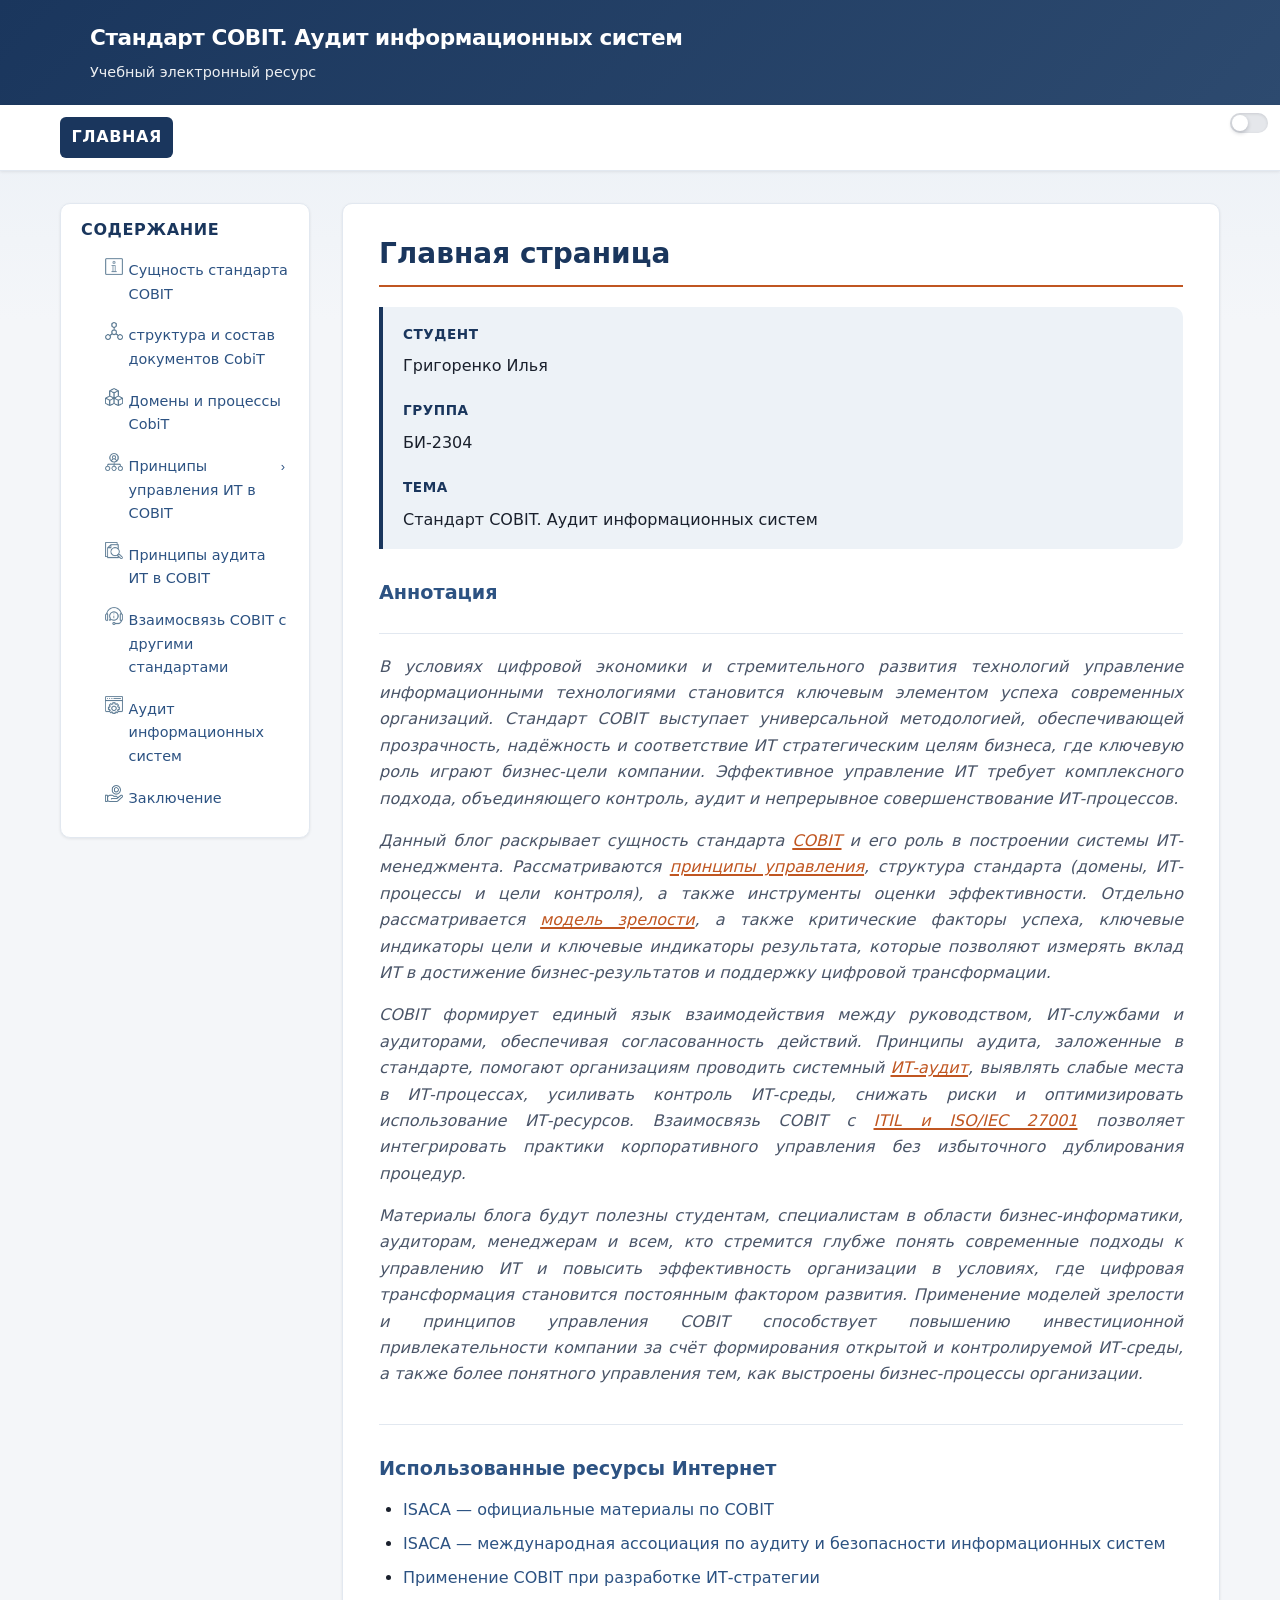
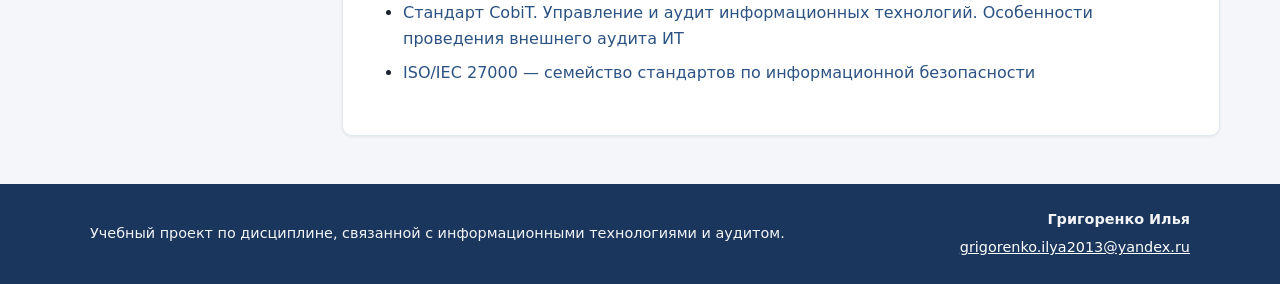
<file: index.html>
<!DOCTYPE html>
<html lang="ru">
<head>
  <meta charset="utf-8">
  <meta name="viewport" content="width=device-width, initial-scale=1">
  <title>Стандарт COBIT. Аудит информационных систем</title>
  <meta name="description" content="Учебный сайт: стандарт COBIT, аудит информационных систем.">
  <link rel="stylesheet" href="style.css">
</head>
<body>
  <header class="site-header">
    <div class="site-header__inner">
      <h1 class="site-title">Стандарт COBIT. Аудит информационных систем</h1>
      <p class="site-subtitle">Учебный электронный ресурс</p>
    </div>
  </header>

  <nav class="nav-main" aria-label="Основная навигация">
    <ul class="nav-main__list nav-main__list--single">
      <li class="nav-home"><a href="index.html" aria-current="page">Главная</a></li>
    </ul>
    <div class="theme-toggle-wrap">
      <button class="theme-toggle" type="button" role="switch" data-theme-toggle aria-checked="false" aria-label="Переключить тему">
        <span class="visually-hidden">Переключение темы</span>
      </button>
    </div>
  </nav>

  <main class="main-content">
    <aside class="sidebar" aria-label="Содержание">
      <nav class="toc" aria-label="Содержание разделов">
        <h2>Содержание</h2>
        <ol>
          <li><img src="images/1.png" alt=""> <a href="page1.html">Сущность стандарта COBIT</a></li>
          <li><img src="images/2.png" alt=""> <a href="page2.html">структура и состав документов CobiT</a></li>
          <li><img src="images/3.png" alt=""> <a href="page3.html">Домены и процессы CobiT</a></li>
          <li class="toc-parent">
            <img src="images/4.png" alt="">
            <a href="page4.html">Принципы управления ИТ в COBIT</a>
            <button class="toc-toggle" aria-label="Развернуть подменю">›</button>
            <ol class="toc-submenu">
              <li><img src="images/5.png" alt=""> <a href="page5.html">Модели зрелости</a></li>
              <li><img src="images/6.png" alt=""> <a href="page6.html">Критические факторы успеха и ключевые показатели</a></li>
            </ol>
          </li>
          <li><img src="images/7.png" alt=""> <a href="page7.html">Принципы аудита ИТ в COBIT</a></li>
          <li><img src="images/8.png" alt=""> <a href="page8.html">Взаимосвязь COBIT с другими стандартами</a></li>
          <li><img src="images/9.png" alt=""> <a href="page9.html">Аудит информационных систем</a></li>
          <li><img src="images/10.png" alt=""> <a href="page10.html">Заключение</a></li>
        </ol>
      </nav>
    </aside>
    <article class="article-block">
      <h1>Главная страница</h1>
      <div class="meta-card">
        <dl>
          <dt>Студент</dt>
          <dd>Григоренко Илья</dd>
          <dt>Группа</dt>
          <dd>БИ-2304</dd>
          <dt>Тема</dt>
          <dd>Стандарт COBIT. Аудит информационных систем</dd>
        </dl>
      </div>
      <h2>Аннотация</h2>
      <div class="abstract">
        <p>В условиях цифровой экономики и стремительного развития технологий управление информационными технологиями становится ключевым элементом успеха современных организаций. Стандарт COBIT выступает универсальной методологией, обеспечивающей прозрачность, надёжность и соответствие ИТ стратегическим целям бизнеса, где ключевую роль играют бизнес-цели компании. Эффективное управление ИТ требует комплексного подхода, объединяющего контроль, аудит и непрерывное совершенствование ИТ-процессов.</p>
        <p>Данный блог раскрывает сущность стандарта <a href="page1.html">COBIT</a> и его роль в построении системы ИТ-менеджмента. Рассматриваются <a href="page4.html">принципы управления</a>, структура стандарта (домены, ИТ-процессы и цели контроля), а также инструменты оценки эффективности. Отдельно рассматривается <a href="page5.html">модель зрелости</a>, а также критические факторы успеха, ключевые индикаторы цели и ключевые индикаторы результата, которые позволяют измерять вклад ИТ в достижение бизнес-результатов и поддержку цифровой трансформации.</p>
        <p>COBIT формирует единый язык взаимодействия между руководством, ИТ-службами и аудиторами, обеспечивая согласованность действий. Принципы аудита, заложенные в стандарте, помогают организациям проводить системный <a href="page9.html">ИТ-аудит</a>, выявлять слабые места в ИТ-процессах, усиливать контроль ИТ-среды, снижать риски и оптимизировать использование ИТ-ресурсов. Взаимосвязь COBIT с <a href="page8.html">ITIL и ISO/IEC 27001</a> позволяет интегрировать практики корпоративного управления без избыточного дублирования процедур.</p>
        <p>Материалы блога будут полезны студентам, специалистам в области бизнес-информатики, аудиторам, менеджерам и всем, кто стремится глубже понять современные подходы к управлению ИТ и повысить эффективность организации в условиях, где цифровая трансформация становится постоянным фактором развития. Применение моделей зрелости и принципов управления COBIT способствует повышению инвестиционной привлекательности компании за счёт формирования открытой и контролируемой ИТ-среды, а также более понятного управления тем, как выстроены бизнес-процессы организации.</p>
      </div>
      <h2>Использованные ресурсы Интернет</h2>
      <div class="resources">
        <ul>
          <li><a href="https://www.isaca.org/resources/cobit" rel="noopener noreferrer">ISACA — официальные материалы по COBIT</a></li>
          <li><a href="https://www.isaca.org/" rel="noopener noreferrer">ISACA — международная ассоциация по аудиту и безопасности информационных систем</a></li>
          <li><a href="https://habr.com/ru/articles/501222/" rel="noopener noreferrer">Применение COBIT при разработке ИТ-стратегии</a></li>
          <li><a href="https://www.jetinfo.ru/standart-cobit-upravlenie-i-audit-informaczionnyh-tehnologij-osobennosti-provedeniya-vneshnego-audita-it/" rel="noopener noreferrer">Стандарт CobiT. Управление и аудит информационных технологий. Особенности проведения внешнего аудита ИТ</a></li>
          <li><a href="https://www.iso.org/standard/isoiec-27000-family" rel="noopener noreferrer">ISO/IEC 27000 — семейство стандартов по информационной безопасности</a></li>
        </ul>
      </div>
    </article>
  </main>
  <footer class="site-footer">
    <div class="site-footer__inner">
      <p>Учебный проект по дисциплине, связанной с информационными технологиями и аудитом.</p>
      <div class="author-badge">
        <strong>Григоренко Илья</strong>
        <a href="mailto:grigorenko.ilya2013@yandex.ru">grigorenko.ilya2013@yandex.ru</a>
      </div>
    </div>
  </footer>
  <script src="script.js"></script>
</body>
</html>
</file>
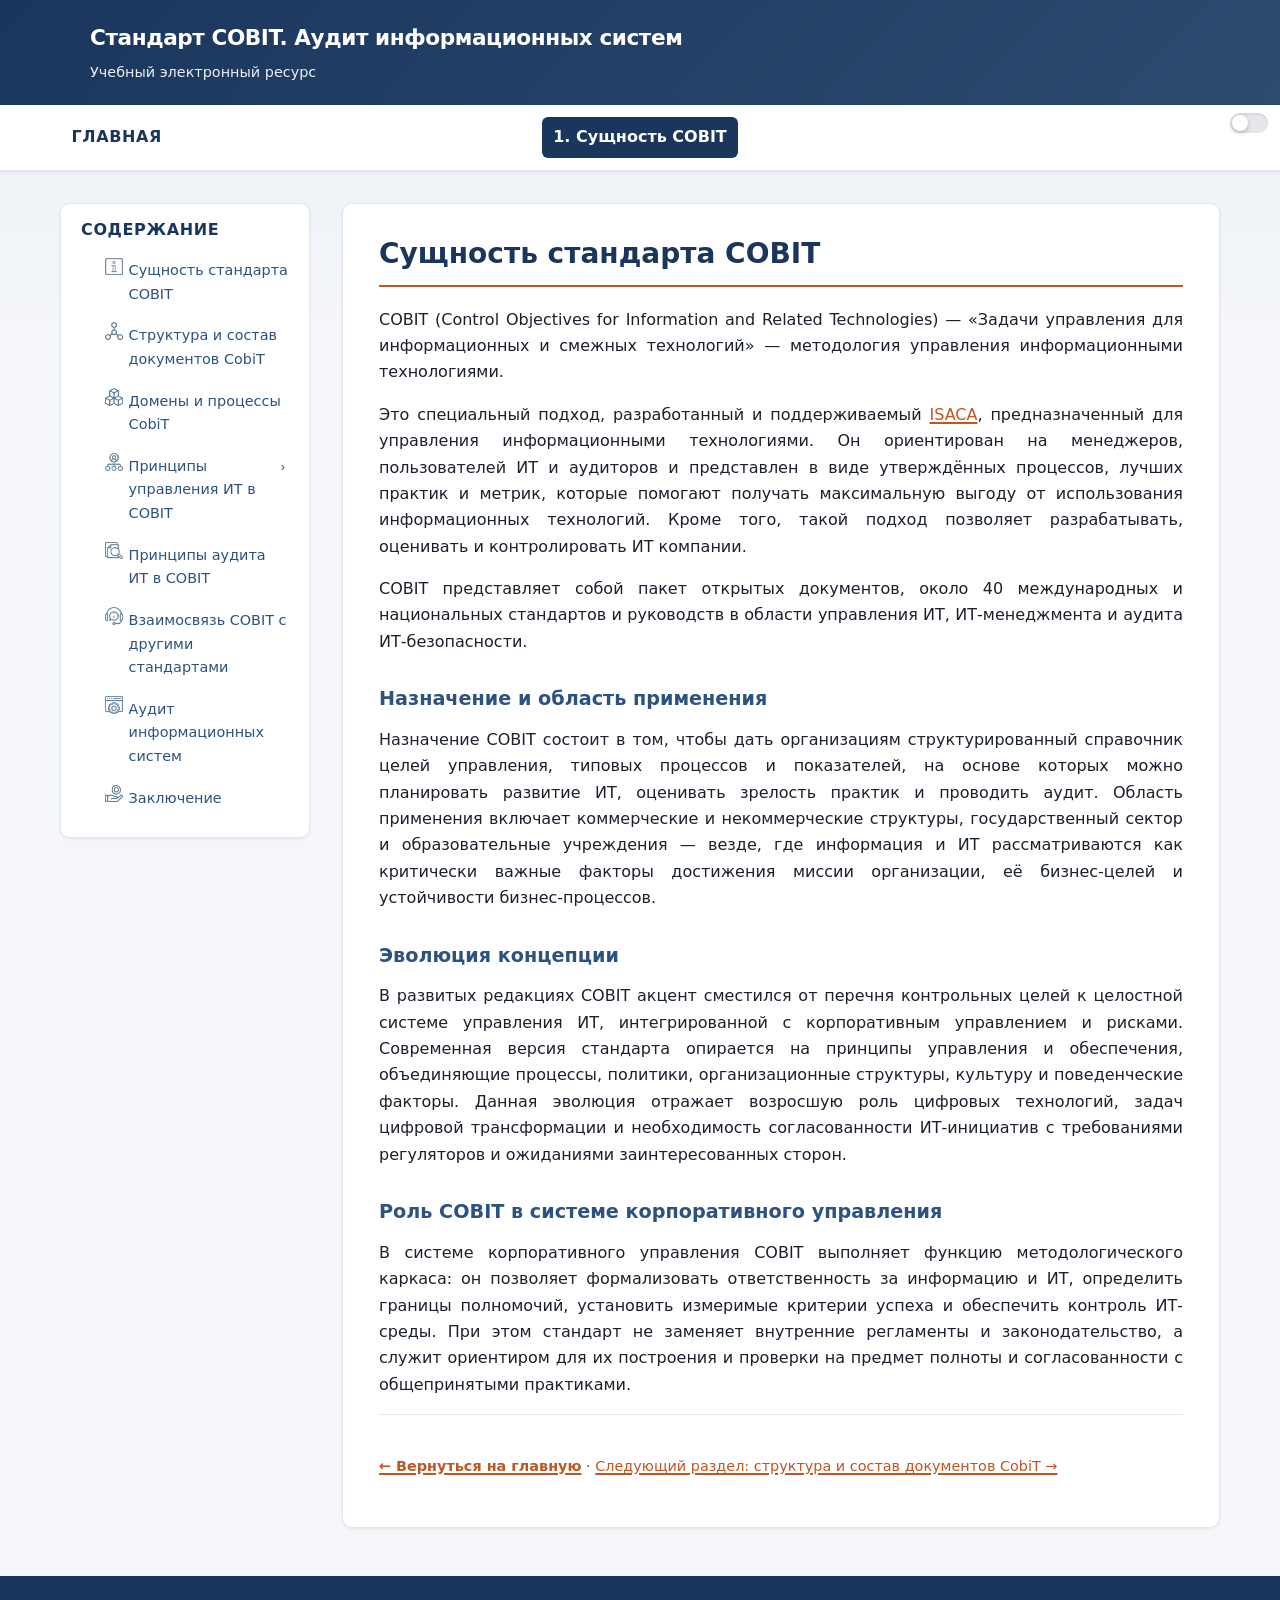
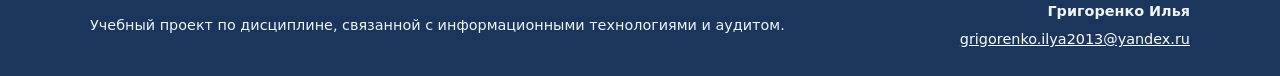
<file: page1.html>
<!DOCTYPE html>
<html lang="ru">
<head>
  <meta charset="utf-8">
  <meta name="viewport" content="width=device-width, initial-scale=1">
  <title>Сущность стандарта COBIT</title>
  <meta name="description" content="Определение, назначение и роль стандарта COBIT в управлении и аудите ИТ.">
  <link rel="stylesheet" href="style.css">
</head>
<body>
  <header class="site-header">
    <div class="site-header__inner">
      <h1 class="site-title">Стандарт COBIT. Аудит информационных систем</h1>
      <p class="site-subtitle">Учебный электронный ресурс</p>
    </div>
  </header>

  <nav class="nav-main" aria-label="Основная навигация">
    <ul class="nav-main__list">
      <li class="nav-home"><a href="index.html">Главная</a></li>
      <li><a href="page1.html" aria-current="page">1. Сущность COBIT</a></li>
    </ul>
    <div class="theme-toggle-wrap">
      <button class="theme-toggle" type="button" role="switch" data-theme-toggle aria-checked="false" aria-label="Переключить тему">
        <span class="visually-hidden">Переключение темы</span>
      </button>
    </div>
  </nav>

  <main class="main-content">
    <aside class="sidebar" aria-label="Содержание">
      <nav class="toc" aria-label="Содержание разделов">
        <h2>Содержание</h2>
        <ol>
          <li><img src="images/1.png" alt=""> <a href="page1.html">Сущность стандарта COBIT</a></li>
          <li><img src="images/2.png" alt=""> <a href="page2.html">Структура и состав документов CobiT</a></li>
          <li><img src="images/3.png" alt=""> <a href="page3.html">Домены и процессы CobiT</a></li>
          <li class="toc-parent">
            <img src="images/4.png" alt="">
            <a href="page4.html">Принципы управления ИТ в COBIT</a>
            <button class="toc-toggle" aria-label="Развернуть подменю">›</button>
            <ol class="toc-submenu">
              <li><img src="images/5.png" alt=""> <a href="page5.html">Модели зрелости</a></li>
              <li><img src="images/6.png" alt=""> <a href="page6.html">Критические факторы успеха и ключевые показатели</a></li>
            </ol>
          </li>
          <li><img src="images/7.png" alt=""> <a href="page7.html">Принципы аудита ИТ в COBIT</a></li>
          <li><img src="images/8.png" alt=""> <a href="page8.html">Взаимосвязь COBIT с другими стандартами</a></li>
          <li><img src="images/9.png" alt=""> <a href="page9.html">Аудит информационных систем</a></li>
          <li><img src="images/10.png" alt=""> <a href="page10.html">Заключение</a></li>
        </ol>
      </nav>
    </aside>
    <article class="article-block">
      <h1>Сущность стандарта COBIT</h1>
      <p>COBIT (Control Objectives for Information and Related Technologies) — «Задачи управления для информационных и смежных технологий» — методология управления информационными технологиями.</p>
      <p>Это специальный подход, разработанный и поддерживаемый <a href="https://www.isaca.org/" rel="noopener noreferrer">ISACA</a>, предназначенный для управления информационными технологиями. Он ориентирован на менеджеров, пользователей ИТ и аудиторов и представлен в виде утверждённых процессов, лучших практик и метрик, которые помогают получать максимальную выгоду от использования информационных технологий. Кроме того, такой подход позволяет разрабатывать, оценивать и контролировать ИТ компании.</p>
      <p>COBIT представляет собой пакет открытых документов, около 40 международных и национальных стандартов и руководств в области управления ИТ, ИТ-менеджмента и аудита ИТ-безопасности.</p>
      <h2>Назначение и область применения</h2>
      <p>Назначение COBIT состоит в том, чтобы дать организациям структурированный справочник целей управления, типовых процессов и показателей, на основе которых можно планировать развитие ИТ, оценивать зрелость практик и проводить аудит. Область применения включает коммерческие и некоммерческие структуры, государственный сектор и образовательные учреждения — везде, где информация и ИТ рассматриваются как критически важные факторы достижения миссии организации, её бизнес-целей и устойчивости бизнес-процессов.</p>
      <h2>Эволюция концепции</h2>
      <p>В развитых редакциях COBIT акцент сместился от перечня контрольных целей к целостной системе управления ИТ, интегрированной с корпоративным управлением и рисками. Современная версия стандарта опирается на принципы управления и обеспечения, объединяющие процессы, политики, организационные структуры, культуру и поведенческие факторы. Данная эволюция отражает возросшую роль цифровых технологий, задач цифровой трансформации и необходимость согласованности ИТ-инициатив с требованиями регуляторов и ожиданиями заинтересованных сторон.</p>
      <h2>Роль COBIT в системе корпоративного управления</h2>
      <p>В системе корпоративного управления COBIT выполняет функцию методологического каркаса: он позволяет формализовать ответственность за информацию и ИТ, определить границы полномочий, установить измеримые критерии успеха и обеспечить контроль ИТ-среды. При этом стандарт не заменяет внутренние регламенты и законодательство, а служит ориентиром для их построения и проверки на предмет полноты и согласованности с общепринятыми практиками.</p>
      <p class="page-footer-note"><a class="back-link" href="index.html">← Вернуться на главную</a> · <a href="page2.html">Следующий раздел: структура и состав документов CobiT →</a></p>
    </article>
  </main>
  <footer class="site-footer">
    <div class="site-footer__inner">
      <p>Учебный проект по дисциплине, связанной с информационными технологиями и аудитом.</p>
      <div class="author-badge">
        <strong>Григоренко Илья</strong>
        <a href="mailto:grigorenko.ilya2013@yandex.ru">grigorenko.ilya2013@yandex.ru</a>
      </div>
    </div>
  </footer>
  <script src="script.js"></script>
</body>
</html>
</file>
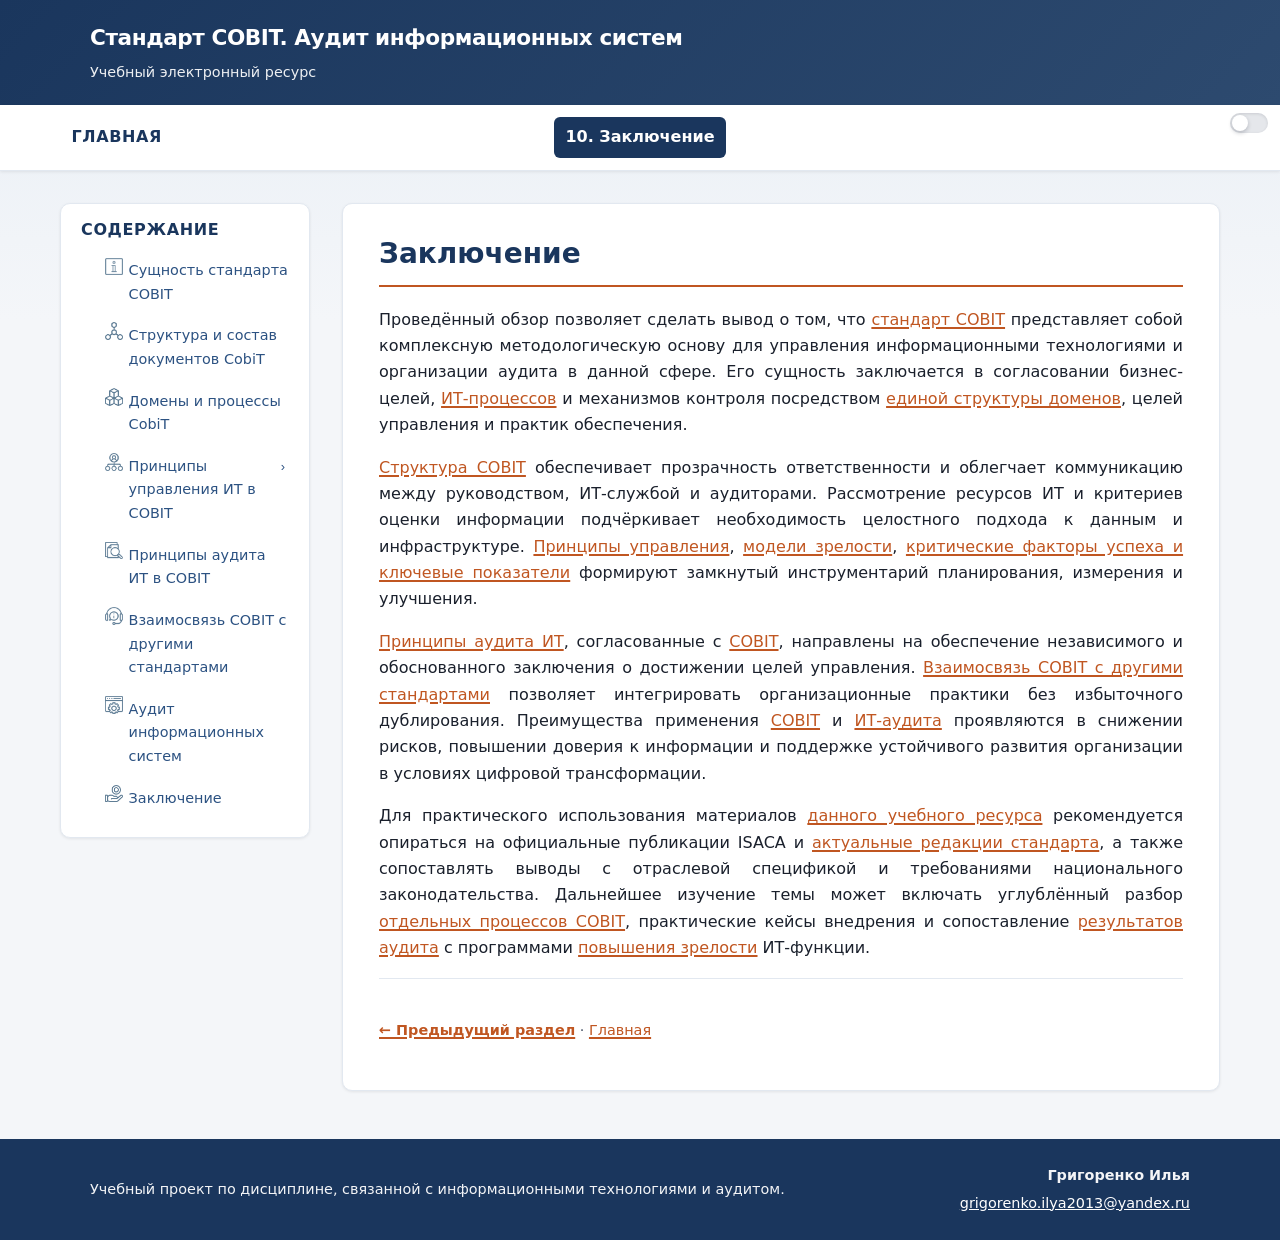
<file: page10.html>
<!DOCTYPE html>
<html lang="ru">
<head>
  <meta charset="utf-8">
  <meta name="viewport" content="width=device-width, initial-scale=1">
  <title>Заключение</title>
  <meta name="description" content="Итоги обзора COBIT: управление ИТ, аудит, связь со стандартами и рекомендации по изучению.">
  <link rel="stylesheet" href="style.css">
</head>
<body>
  <header class="site-header">
    <div class="site-header__inner">
      <h1 class="site-title">Стандарт COBIT. Аудит информационных систем</h1>
      <p class="site-subtitle">Учебный электронный ресурс</p>
    </div>
  </header>

  <nav class="nav-main" aria-label="Основная навигация">
    <ul class="nav-main__list">
      <li class="nav-home"><a href="index.html">Главная</a></li>
      <li><a href="page10.html" aria-current="page">10. Заключение</a></li>
    </ul>
    <div class="theme-toggle-wrap">
      <button class="theme-toggle" type="button" role="switch" data-theme-toggle aria-checked="false" aria-label="Переключить тему">
        <span class="visually-hidden">Переключение темы</span>
      </button>
    </div>
  </nav>

  <main class="main-content">
    <aside class="sidebar" aria-label="Содержание">
      <nav class="toc" aria-label="Содержание разделов">
        <h2>Содержание</h2>
        <ol>
          <li><img src="images/1.png" alt=""> <a href="page1.html">Сущность стандарта COBIT</a></li>
          <li><img src="images/2.png" alt=""> <a href="page2.html">Структура и состав документов CobiT</a></li>
          <li><img src="images/3.png" alt=""> <a href="page3.html">Домены и процессы CobiT</a></li>
          <li class="toc-parent">
            <img src="images/4.png" alt="">
            <a href="page4.html">Принципы управления ИТ в COBIT</a>
            <button class="toc-toggle" aria-label="Развернуть подменю">›</button>
            <ol class="toc-submenu">
              <li><img src="images/5.png" alt=""> <a href="page5.html">Модели зрелости</a></li>
              <li><img src="images/6.png" alt=""> <a href="page6.html">Критические факторы успеха и ключевые показатели</a></li>
            </ol>
          </li>
          <li><img src="images/7.png" alt=""> <a href="page7.html">Принципы аудита ИТ в COBIT</a></li>
          <li><img src="images/8.png" alt=""> <a href="page8.html">Взаимосвязь COBIT с другими стандартами</a></li>
          <li><img src="images/9.png" alt=""> <a href="page9.html">Аудит информационных систем</a></li>
          <li><img src="images/10.png" alt=""> <a href="page10.html">Заключение</a></li>
        </ol>
      </nav>
    </aside>
    <article class="article-block">
      <h1>Заключение</h1>
      <p>Проведённый обзор позволяет сделать вывод о том, что <a href="page1.html">стандарт COBIT</a> представляет собой комплексную методологическую основу для управления информационными технологиями и организации аудита в данной сфере. Его сущность заключается в согласовании бизнес-целей, <a href="page3.html">ИТ-процессов</a> и механизмов контроля посредством <a href="page3.html">единой структуры доменов</a>, целей управления и практик обеспечения.</p>
      <p><a href="page2.html">Структура COBIT</a> обеспечивает прозрачность ответственности и облегчает коммуникацию между руководством, ИТ-службой и аудиторами. Рассмотрение ресурсов ИТ и критериев оценки информации подчёркивает необходимость целостного подхода к данным и инфраструктуре. <a href="page4.html">Принципы управления</a>, <a href="page5.html">модели зрелости</a>, <a href="page6.html">критические факторы успеха и ключевые показатели</a> формируют замкнутый инструментарий планирования, измерения и улучшения.</p>
      <p><a href="page7.html">Принципы аудита ИТ</a>, согласованные с <a href="page1.html">COBIT</a>, направлены на обеспечение независимого и обоснованного заключения о достижении целей управления. <a href="page8.html">Взаимосвязь COBIT с другими стандартами</a> позволяет интегрировать организационные практики без избыточного дублирования. Преимущества применения <a href="page1.html">COBIT</a> и <a href="page9.html">ИТ-аудита</a> проявляются в снижении рисков, повышении доверия к информации и поддержке устойчивого развития организации в условиях цифровой трансформации.</p>
      <p>Для практического использования материалов <a href="index.html">данного учебного ресурса</a> рекомендуется опираться на официальные публикации ISACA и <a href="page2.html">актуальные редакции стандарта</a>, а также сопоставлять выводы с отраслевой спецификой и требованиями национального законодательства. Дальнейшее изучение темы может включать углублённый разбор <a href="page3.html">отдельных процессов COBIT</a>, практические кейсы внедрения и сопоставление <a href="page9.html">результатов аудита</a> с программами <a href="page5.html">повышения зрелости</a> ИТ-функции.</p>
      <p class="page-footer-note"><a class="back-link" href="page9.html">← Предыдущий раздел</a> · <a href="index.html">Главная</a></p>
    </article>
  </main>
  <footer class="site-footer">
    <div class="site-footer__inner">
      <p>Учебный проект по дисциплине, связанной с информационными технологиями и аудитом.</p>
      <div class="author-badge">
        <strong>Григоренко Илья</strong>
        <a href="mailto:grigorenko.ilya2013@yandex.ru">grigorenko.ilya2013@yandex.ru</a>
      </div>
    </div>
  </footer>
  <script src="script.js"></script>
</body>
</html>
</file>
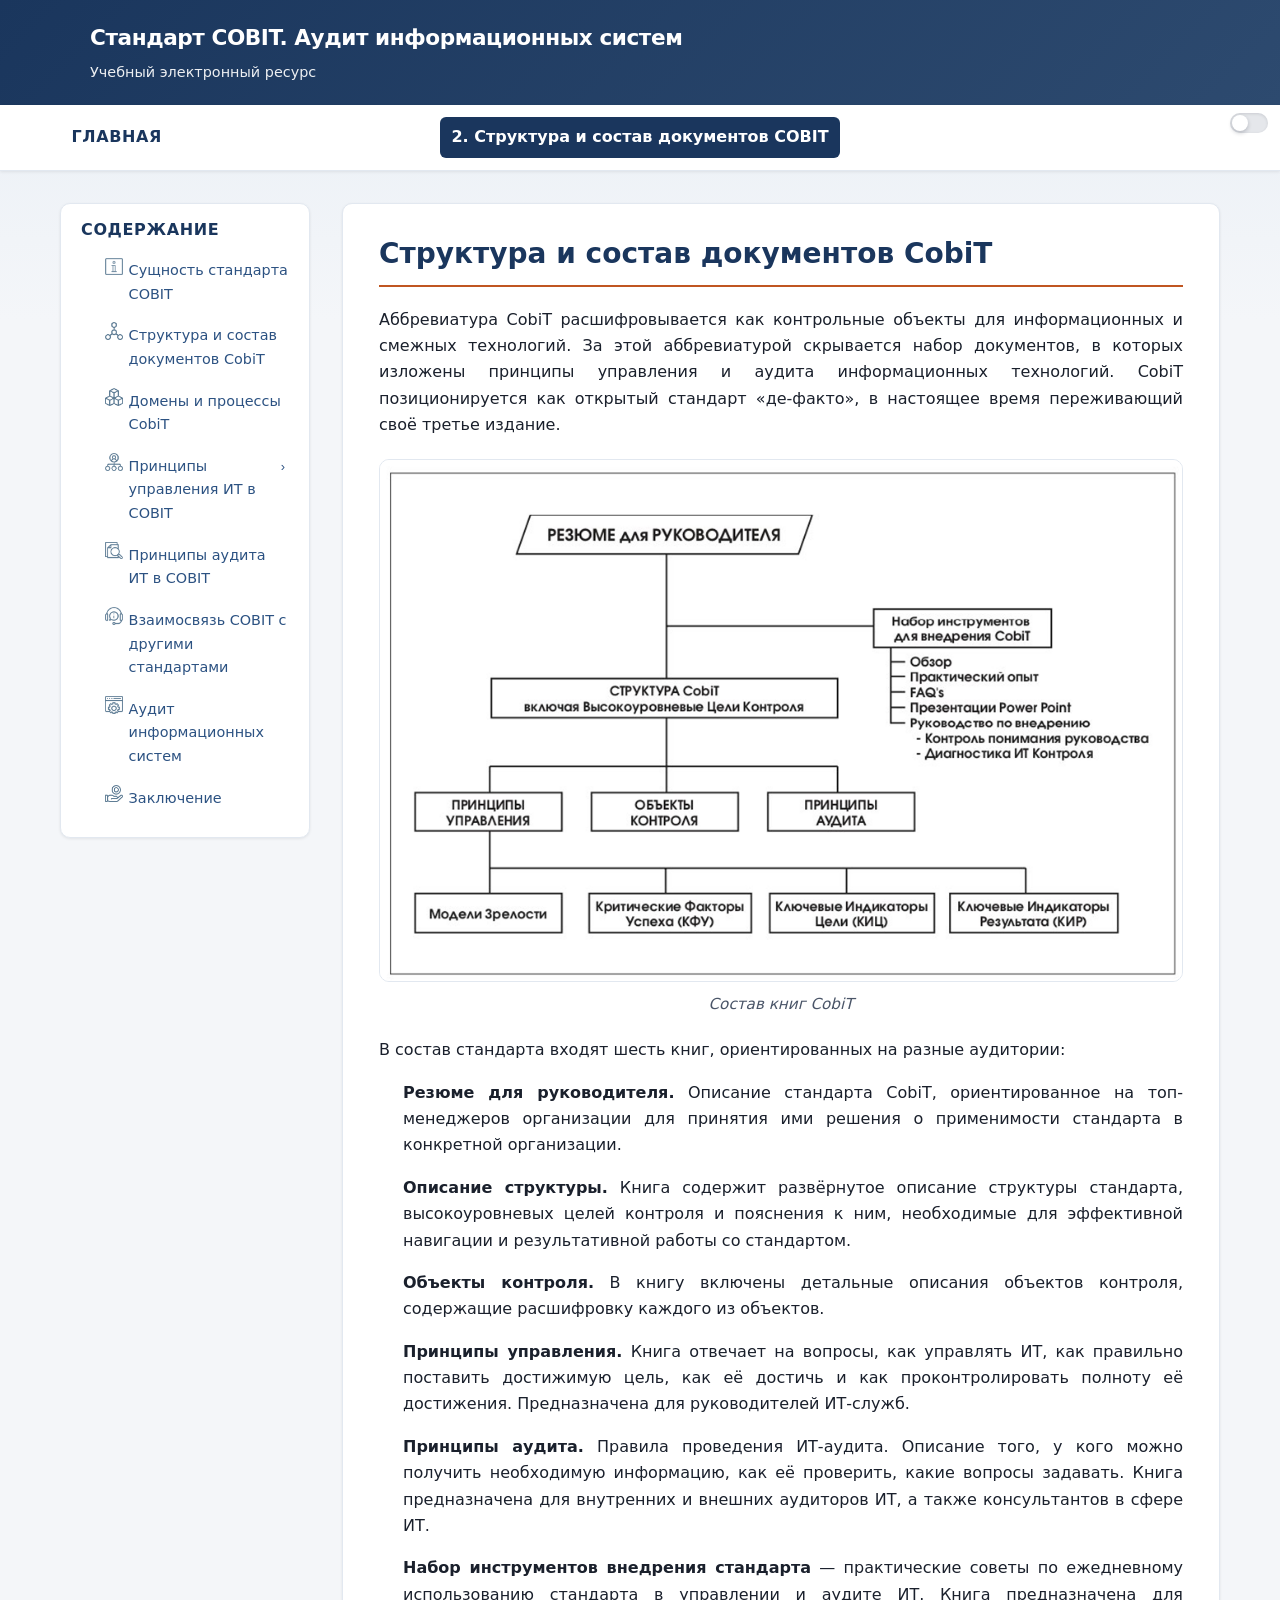
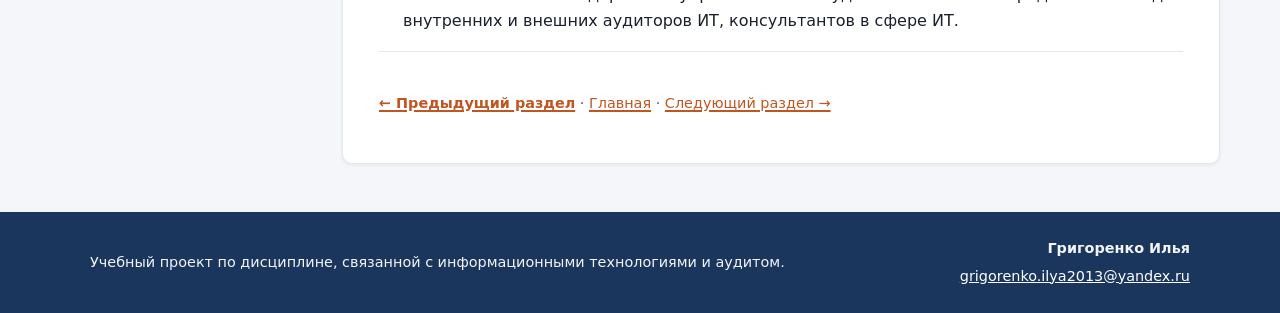
<file: page2.html>
<!DOCTYPE html>
<html lang="ru">
<head>
  <meta charset="utf-8">
  <meta name="viewport" content="width=device-width, initial-scale=1">
  <title>Структура и состав документов CobiT</title>
  <meta name="description" content="Структура и состав документов CobiT: книги стандарта, схема состава.">
  <link rel="stylesheet" href="style.css">
</head>
<body>
  <header class="site-header">
    <div class="site-header__inner">
      <h1 class="site-title">Стандарт COBIT. Аудит информационных систем</h1>
      <p class="site-subtitle">Учебный электронный ресурс</p>
    </div>
  </header>

  <nav class="nav-main" aria-label="Основная навигация">
    <ul class="nav-main__list">
      <li class="nav-home"><a href="index.html">Главная</a></li>
      <li><a href="page2.html" aria-current="page">2. Структура и состав документов COBIT</a></li>
    </ul>
    <div class="theme-toggle-wrap">
      <button class="theme-toggle" type="button" role="switch" data-theme-toggle aria-checked="false" aria-label="Переключить тему">
        <span class="visually-hidden">Переключение темы</span>
      </button>
    </div>
  </nav>

  <main class="main-content">
    <aside class="sidebar" aria-label="Содержание">
      <nav class="toc" aria-label="Содержание разделов">
        <h2>Содержание</h2>
        <ol>
          <li><img src="images/1.png" alt=""> <a href="page1.html">Сущность стандарта COBIT</a></li>
          <li><img src="images/2.png" alt=""> <a href="page2.html">Структура и состав документов CobiT</a></li>
          <li><img src="images/3.png" alt=""> <a href="page3.html">Домены и процессы CobiT</a></li>
          <li class="toc-parent">
            <img src="images/4.png" alt="">
            <a href="page4.html">Принципы управления ИТ в COBIT</a>
            <button class="toc-toggle" aria-label="Развернуть подменю">›</button>
            <ol class="toc-submenu">
              <li><img src="images/5.png" alt=""> <a href="page5.html">Модели зрелости</a></li>
              <li><img src="images/6.png" alt=""> <a href="page6.html">Критические факторы успеха и ключевые показатели</a></li>
            </ol>
          </li>
          <li><img src="images/7.png" alt=""> <a href="page7.html">Принципы аудита ИТ в COBIT</a></li>
          <li><img src="images/8.png" alt=""> <a href="page8.html">Взаимосвязь COBIT с другими стандартами</a></li>
          <li><img src="images/9.png" alt=""> <a href="page9.html">Аудит информационных систем</a></li>
          <li><img src="images/10.png" alt=""> <a href="page10.html">Заключение</a></li>
        </ol>
      </nav>
    </aside>
    <article class="article-block">
      <h1>Структура и состав документов CobiT</h1>
      <p>Аббревиатура CobiT расшифровывается как контрольные объекты для информационных и смежных технологий. За этой аббревиатурой скрывается набор документов, в которых изложены принципы управления и аудита информационных технологий. CobiT позиционируется как открытый стандарт «де-факто», в настоящее время переживающий своё третье издание.</p>
      <figure>
        <img src="images/cobit-sostav-knig.png" alt="Схема структуры документов CobiT: резюме для руководителя, набор инструментов внедрения, структура и цели контроля, принципы управления, объекты контроля, принципы аудита, показатели зрелости">
        <figcaption>Состав книг CobiT</figcaption>
      </figure>
      <p>В состав стандарта входят шесть книг, ориентированных на разные аудитории:</p>
      <ol class="book-list">
        <li><strong>Резюме для руководителя.</strong> Описание стандарта CobiT, ориентированное на топ-менеджеров организации для принятия ими решения о применимости стандарта в конкретной организации.</li>
        <li><strong>Описание структуры.</strong> Книга содержит развёрнутое описание структуры стандарта, высокоуровневых целей контроля и пояснения к ним, необходимые для эффективной навигации и результативной работы со стандартом.</li>
        <li><strong>Объекты контроля.</strong> В книгу включены детальные описания объектов контроля, содержащие расшифровку каждого из объектов.</li>
        <li><strong>Принципы управления.</strong> Книга отвечает на вопросы, как управлять ИТ, как правильно поставить достижимую цель, как её достичь и как проконтролировать полноту её достижения. Предназначена для руководителей ИТ-служб.</li>
        <li><strong>Принципы аудита.</strong> Правила проведения ИТ-аудита. Описание того, у кого можно получить необходимую информацию, как её проверить, какие вопросы задавать. Книга предназначена для внутренних и внешних аудиторов ИТ, а также консультантов в сфере ИТ.</li>
        <li><strong>Набор инструментов внедрения стандарта</strong> — практические советы по ежедневному использованию стандарта в управлении и аудите ИТ. Книга предназначена для внутренних и внешних аудиторов ИТ, консультантов в сфере ИТ.</li>
      </ol>
      <p class="page-footer-note"><a class="back-link" href="page1.html">← Предыдущий раздел</a> · <a href="index.html">Главная</a> · <a href="page3.html">Следующий раздел →</a></p>
    </article>
  </main>
  <footer class="site-footer">
    <div class="site-footer__inner">
      <p>Учебный проект по дисциплине, связанной с информационными технологиями и аудитом.</p>
      <div class="author-badge">
        <strong>Григоренко Илья</strong>
        <a href="mailto:grigorenko.ilya2013@yandex.ru">grigorenko.ilya2013@yandex.ru</a>
      </div>
    </div>
  </footer>
  <script src="script.js"></script>
</body>
</html>
</file>
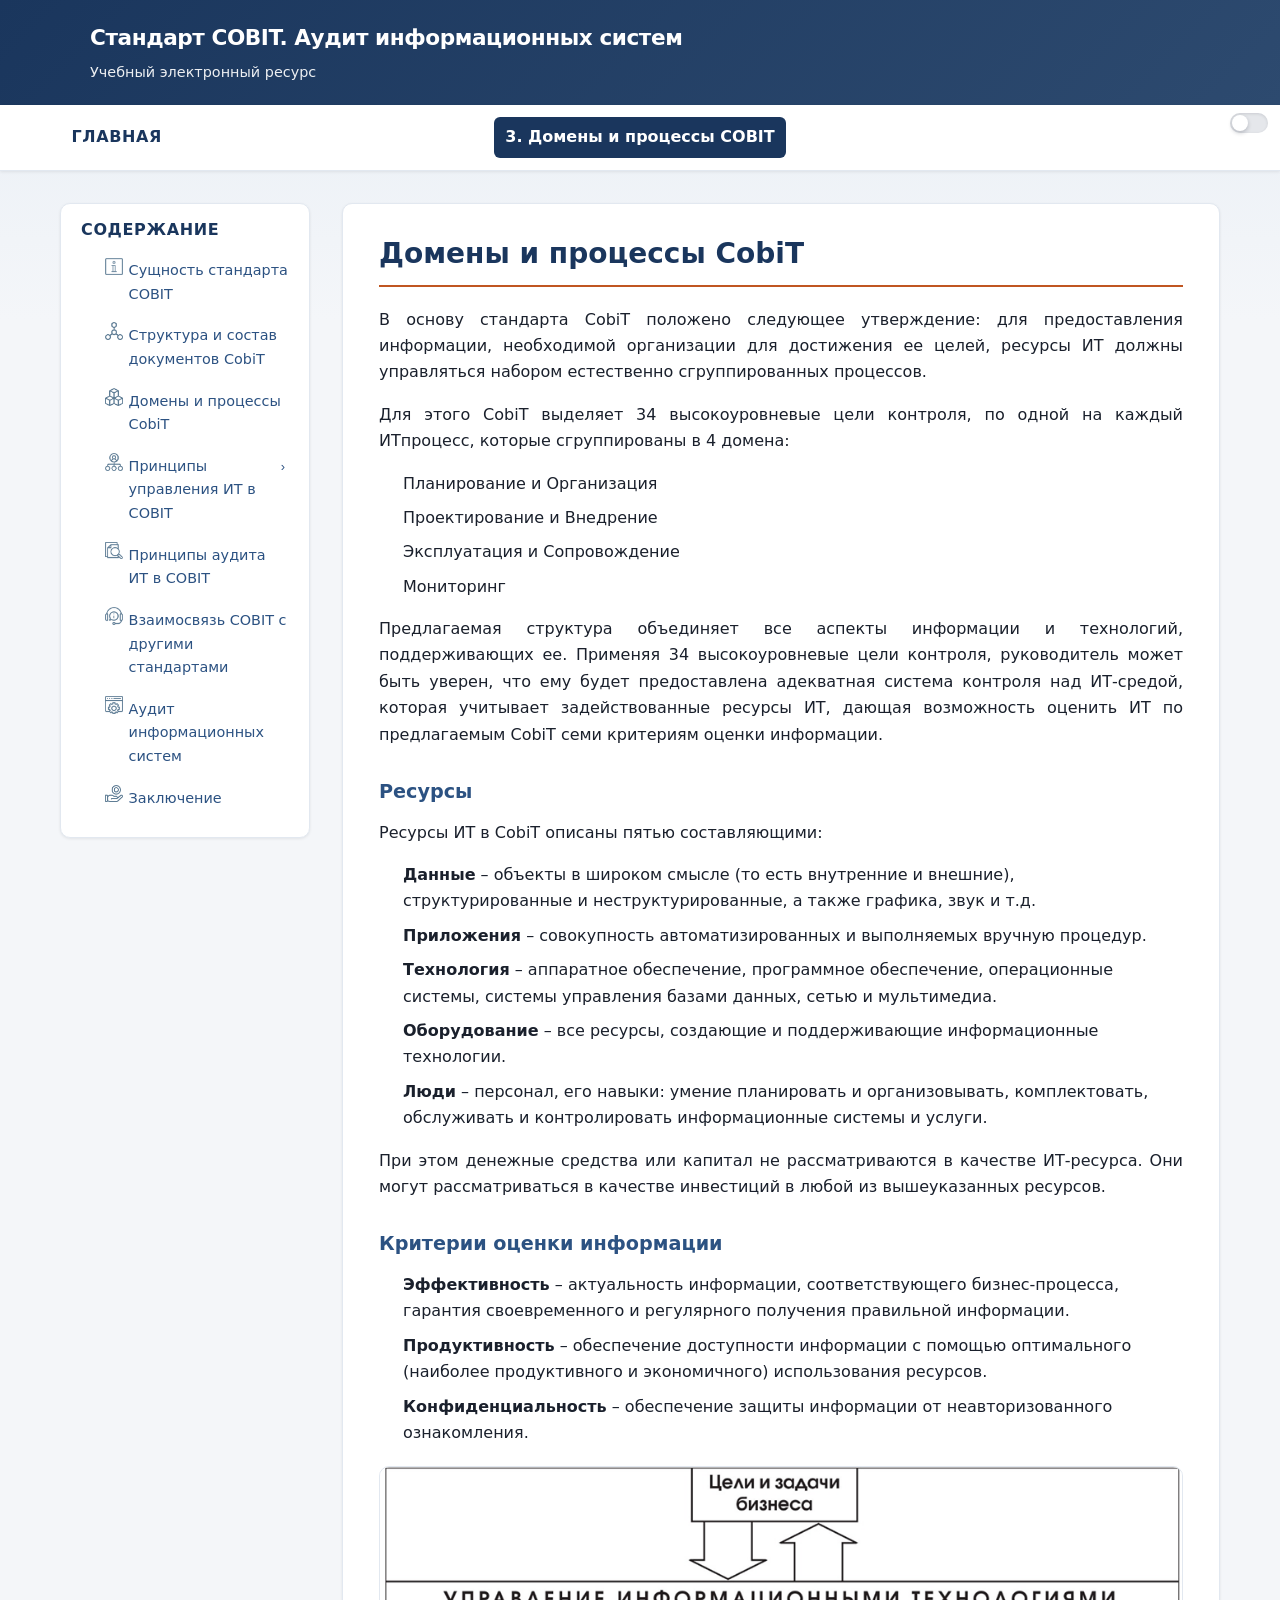
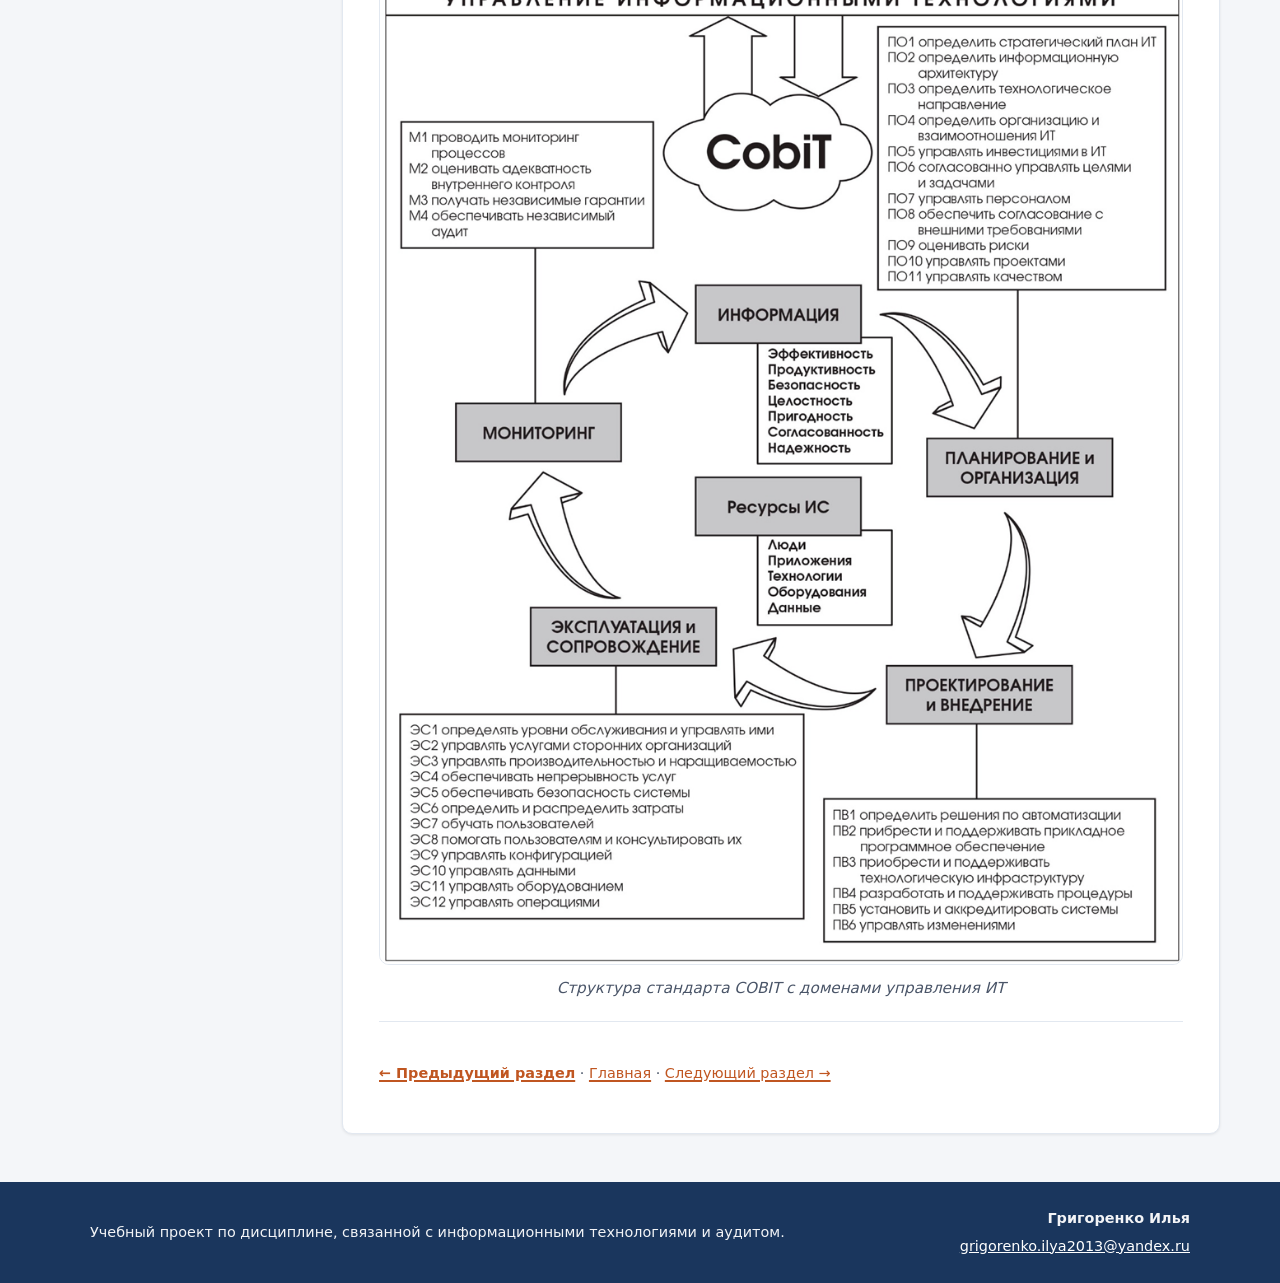
<file: page3.html>
<!DOCTYPE html>
<html lang="ru">
<head>
  <meta charset="utf-8">
  <meta name="viewport" content="width=device-width, initial-scale=1">
  <title>Ресурсы ИТ и критерии оценки информации</title>
  <meta name="description" content="Ресурсы ИТ и критерии оценки информации в контексте COBIT.">
  <link rel="stylesheet" href="style.css">
</head>
<body>
  <header class="site-header">
    <div class="site-header__inner">
      <h1 class="site-title">Стандарт COBIT. Аудит информационных систем</h1>
      <p class="site-subtitle">Учебный электронный ресурс</p>
    </div>
  </header>

  <nav class="nav-main" aria-label="Основная навигация">
    <ul class="nav-main__list">
      <li class="nav-home"><a href="index.html">Главная</a></li>
      <li><a href="page3.html" aria-current="page">3. Домены и процессы COBIT</a></li>
    </ul>
    <div class="theme-toggle-wrap">
      <button class="theme-toggle" type="button" role="switch" data-theme-toggle aria-checked="false" aria-label="Переключить тему">
        <span class="visually-hidden">Переключение темы</span>
      </button>
    </div>
  </nav>

  <main class="main-content">
    <aside class="sidebar" aria-label="Содержание">
      <nav class="toc" aria-label="Содержание разделов">
        <h2>Содержание</h2>
        <ol>
          <li><img src="images/1.png" alt=""> <a href="page1.html">Сущность стандарта COBIT</a></li>
          <li><img src="images/2.png" alt=""> <a href="page2.html">Структура и состав документов CobiT</a></li>
          <li><img src="images/3.png" alt=""> <a href="page3.html">Домены и процессы CobiT</a></li>
          <li class="toc-parent">
            <img src="images/4.png" alt="">
            <a href="page4.html">Принципы управления ИТ в COBIT</a>
            <button class="toc-toggle" aria-label="Развернуть подменю">›</button>
            <ol class="toc-submenu">
              <li><img src="images/5.png" alt=""> <a href="page5.html">Модели зрелости</a></li>
              <li><img src="images/6.png" alt=""> <a href="page6.html">Критические факторы успеха и ключевые показатели</a></li>
            </ol>
          </li>
          <li><img src="images/7.png" alt=""> <a href="page7.html">Принципы аудита ИТ в COBIT</a></li>
          <li><img src="images/8.png" alt=""> <a href="page8.html">Взаимосвязь COBIT с другими стандартами</a></li>
          <li><img src="images/9.png" alt=""> <a href="page9.html">Аудит информационных систем</a></li>
          <li><img src="images/10.png" alt=""> <a href="page10.html">Заключение</a></li>
        </ol>
      </nav>
    </aside>
    <article class="article-block">
      <h1>Домены и процессы CobiT</h1>
      <p>В основу стандарта CobiT положено следующее утверждение: для предоставления информации, необходимой организации для достижения ее целей, ресурсы ИТ должны управляться набором естественно сгруппированных процессов.</p>
      <p>Для этого CobiT выделяет 34 высокоуровневые цели контроля, по одной на каждый ИТпроцесс, которые сгруппированы в 4 домена:</p>
      <ul>
        <li>Планирование и Организация</li>
        <li>Проектирование и Внедрение</li>
        <li>Эксплуатация и Сопровождение</li>
        <li>Мониторинг</li>
      </ul>
      <p>Предлагаемая структура объединяет все аспекты информации и технологий, поддерживающих ее. Применяя 34 высокоуровневые цели контроля, руководитель может быть уверен, что ему будет предоставлена адекватная система контроля над ИТ-средой, которая учитывает задействованные ресурсы ИТ, дающая возможность оценить ИТ по предлагаемым CobiT семи критериям оценки информации.</p>
      <h2>Ресурсы</h2>
      <p>Ресурсы ИТ в CobiT описаны пятью составляющими:</p>
      <ol>
        <li><strong>Данные</strong> – объекты в широком смысле (то есть внутренние и внешние), структурированные и неструктурированные, а также графика, звук и т.д.</li>
        <li><strong>Приложения</strong> – совокупность автоматизированных и выполняемых вручную процедур.</li>
        <li><strong>Технология</strong> – аппаратное обеспечение, программное обеспечение, операционные системы, системы управления базами данных, сетью и мультимедиа.</li>
        <li><strong>Оборудование</strong> – все ресурсы, создающие и поддерживающие информационные технологии.</li>
        <li><strong>Люди</strong> – персонал, его навыки: умение планировать и организовывать, комплектовать, обслуживать и контролировать информационные системы и услуги.</li>
      </ol>
      <p>При этом денежные средства или капитал не рассматриваются в качестве ИТ-ресурса. Они могут рассматриваться в качестве инвестиций в любой из вышеуказанных ресурсов.</p>
      <h2>Критерии оценки информации</h2>
      <ul>
        <li><strong>Эффективность</strong> – актуальность информации, соответствующего бизнес-процесса, гарантия своевременного и регулярного получения правильной информации.</li>
        <li><strong>Продуктивность</strong> – обеспечение доступности информации с помощью оптимального (наиболее продуктивного и экономичного) использования ресурсов.</li>
        <li><strong>Конфиденциальность</strong> – обеспечение защиты информации от неавторизованного ознакомления.</li>
      </ul>
      <figure class="cobit-diagram">
        <img src="images/cobit-domains-diagram.png" alt="Структура COBIT с четырьмя доменами, процессами, ресурсами и критериями оценки информации">
        <figcaption>Структура стандарта COBIT с доменами управления ИТ</figcaption>
      </figure>
      <p class="page-footer-note"><a class="back-link" href="page2.html">← Предыдущий раздел</a> · <a href="index.html">Главная</a> · <a href="page4.html">Следующий раздел →</a></p>
    </article>
  </main>
  <footer class="site-footer">
    <div class="site-footer__inner">
      <p>Учебный проект по дисциплине, связанной с информационными технологиями и аудитом.</p>
      <div class="author-badge">
        <strong>Григоренко Илья</strong>
        <a href="mailto:grigorenko.ilya2013@yandex.ru">grigorenko.ilya2013@yandex.ru</a>
      </div>
    </div>
  </footer>
  <script src="script.js"></script>
</body>
</html>
</file>
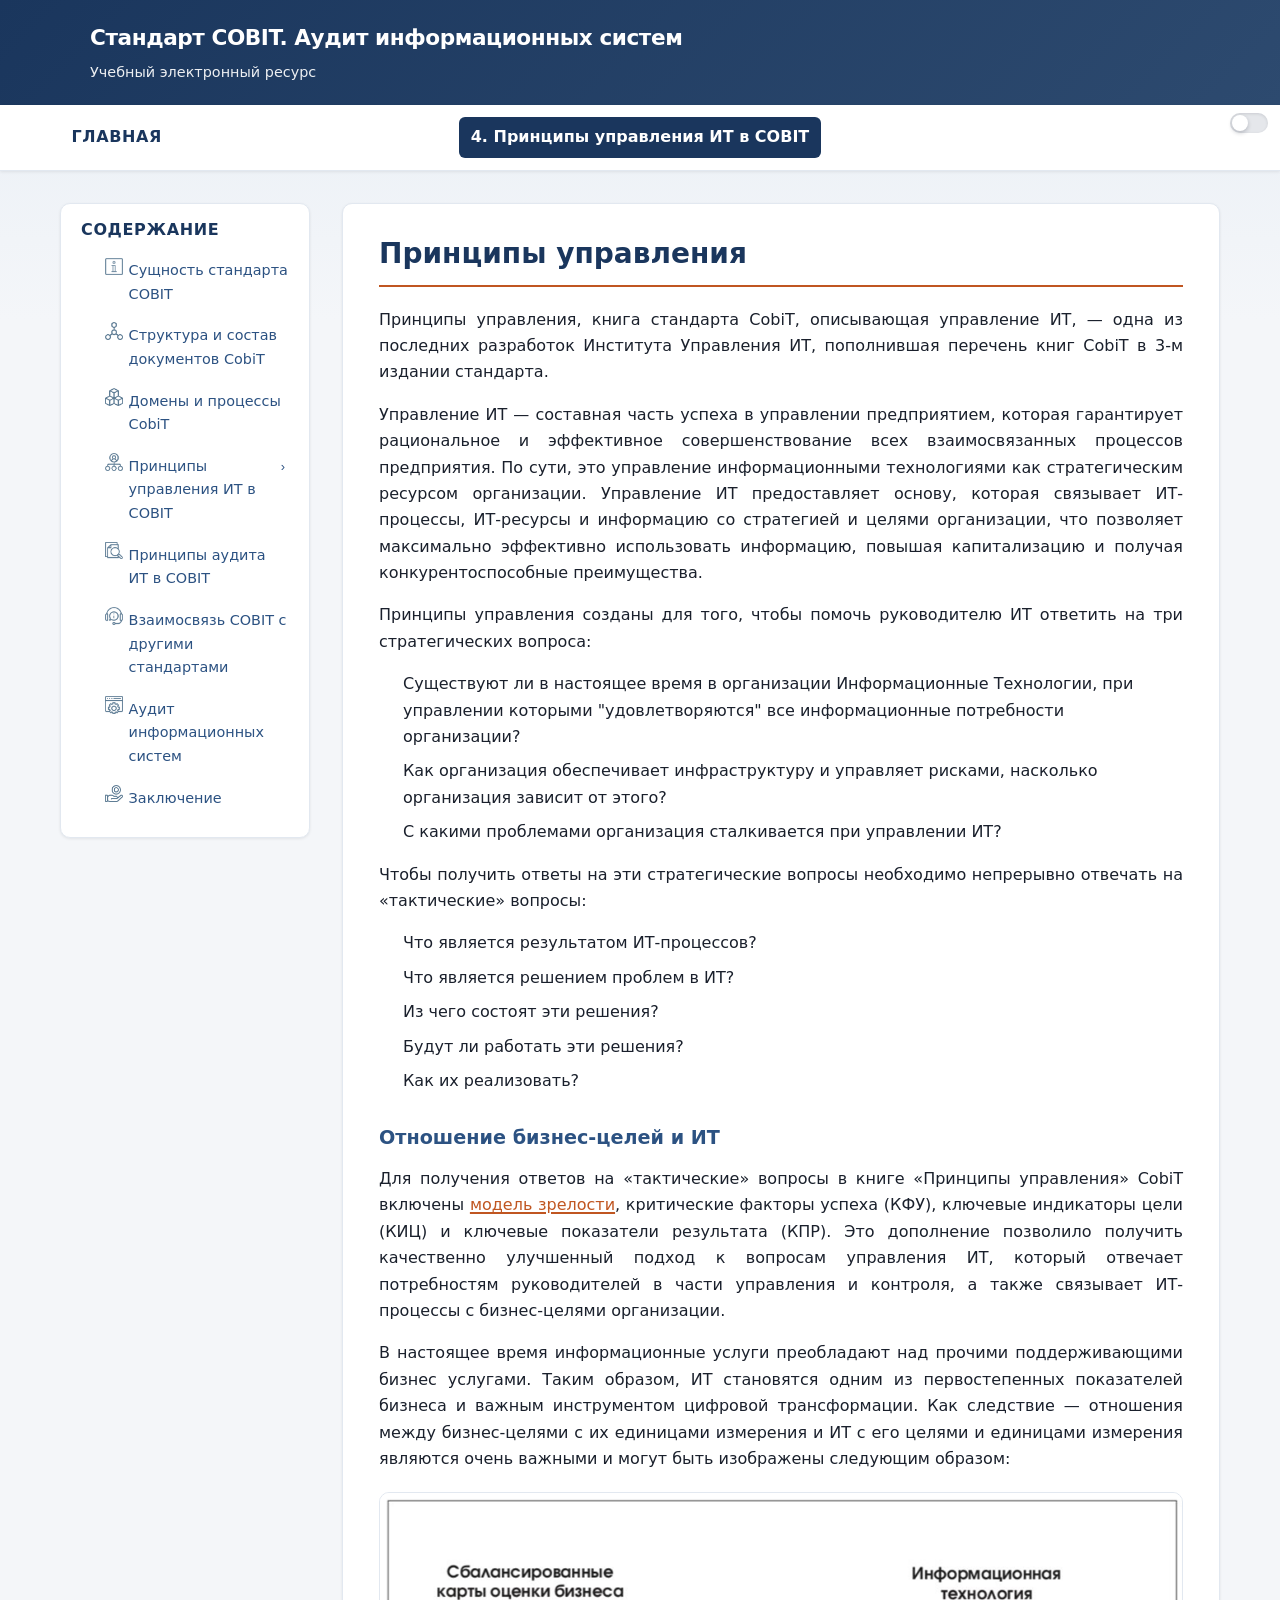
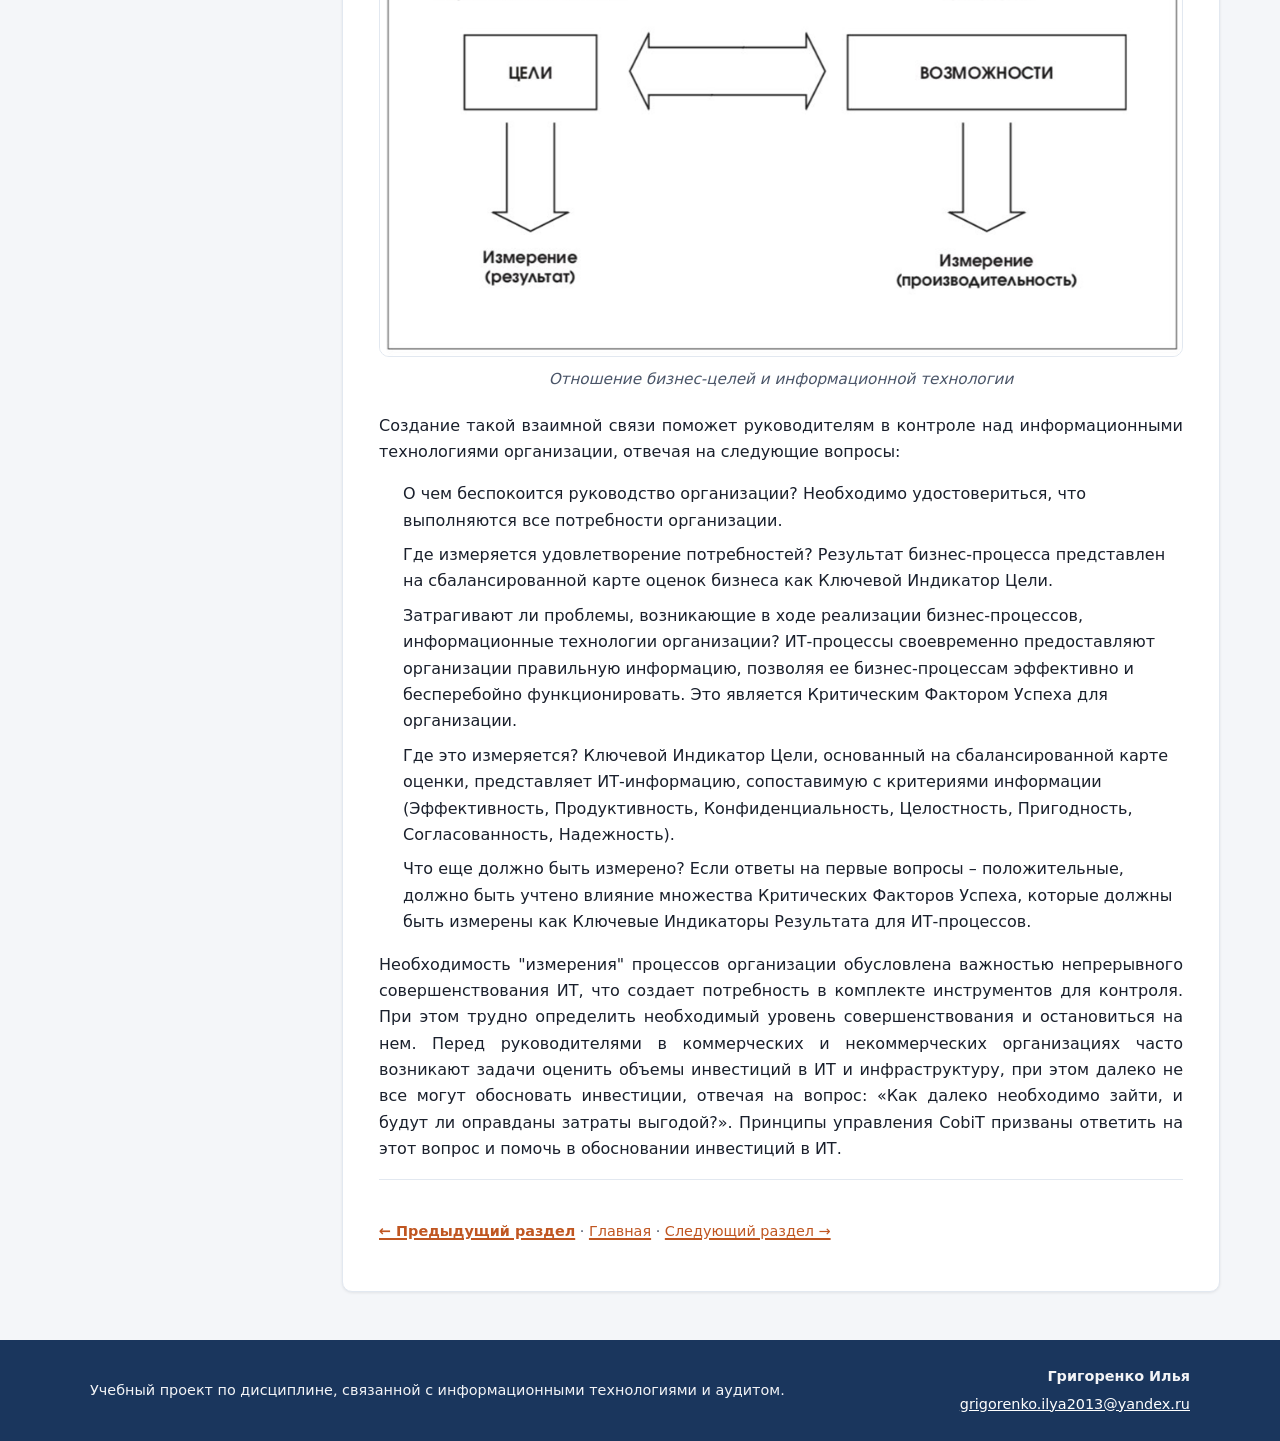
<file: page4.html>
<!DOCTYPE html>
<html lang="ru">
<head>
  <meta charset="utf-8">
  <meta name="viewport" content="width=device-width, initial-scale=1">
  <title>Принципы управления ИТ в COBIT</title>
  <meta name="description" content="Принципы управления информационными технологиями в COBIT.">
  <link rel="stylesheet" href="style.css">
</head>
<body>
  <header class="site-header">
    <div class="site-header__inner">
      <h1 class="site-title">Стандарт COBIT. Аудит информационных систем</h1>
      <p class="site-subtitle">Учебный электронный ресурс</p>
    </div>
  </header>

  <nav class="nav-main" aria-label="Основная навигация">
    <ul class="nav-main__list">
      <li class="nav-home"><a href="index.html">Главная</a></li>
      <li><a href="page4.html" aria-current="page">4. Принципы управления ИТ в COBIT</a></li>
    </ul>
    <div class="theme-toggle-wrap">
      <button class="theme-toggle" type="button" role="switch" data-theme-toggle aria-checked="false" aria-label="Переключить тему">
        <span class="visually-hidden">Переключение темы</span>
      </button>
    </div>
  </nav>

  <main class="main-content">
    <aside class="sidebar" aria-label="Содержание">
      <nav class="toc" aria-label="Содержание разделов">
        <h2>Содержание</h2>
        <ol>
          <li><img src="images/1.png" alt=""> <a href="page1.html">Сущность стандарта COBIT</a></li>
          <li><img src="images/2.png" alt=""> <a href="page2.html">Структура и состав документов CobiT</a></li>
          <li><img src="images/3.png" alt=""> <a href="page3.html">Домены и процессы CobiT</a></li>
          <li class="toc-parent">
            <img src="images/4.png" alt="">
            <a href="page4.html">Принципы управления ИТ в COBIT</a>
            <button class="toc-toggle" aria-label="Развернуть подменю">›</button>
            <ol class="toc-submenu">
              <li><img src="images/5.png" alt=""> <a href="page5.html">Модели зрелости</a></li>
              <li><img src="images/6.png" alt=""> <a href="page6.html">Критические факторы успеха и ключевые показатели</a></li>
            </ol>
          </li>
          <li><img src="images/7.png" alt=""> <a href="page7.html">Принципы аудита ИТ в COBIT</a></li>
          <li><img src="images/8.png" alt=""> <a href="page8.html">Взаимосвязь COBIT с другими стандартами</a></li>
          <li><img src="images/9.png" alt=""> <a href="page9.html">Аудит информационных систем</a></li>
          <li><img src="images/10.png" alt=""> <a href="page10.html">Заключение</a></li>
        </ol>
      </nav>
    </aside>
    <article class="article-block">
      <h1>Принципы управления</h1>
      <p>Принципы управления, книга стандарта CobiT, описывающая управление ИТ, — одна из последних разработок Института Управления ИТ, пополнившая перечень книг CobiT в 3-м издании стандарта.</p>
      <p>Управление ИТ — составная часть успеха в управлении предприятием, которая гарантирует рациональное и эффективное совершенствование всех взаимосвязанных процессов предприятия. По сути, это управление информационными технологиями как стратегическим ресурсом организации. Управление ИТ предоставляет основу, которая связывает ИТ-процессы, ИТ-ресурсы и информацию со стратегией и целями организации, что позволяет максимально эффективно использовать информацию, повышая капитализацию и получая конкурентоспособные преимущества.</p>
      <p>Принципы управления созданы для того, чтобы помочь руководителю ИТ ответить на три стратегических вопроса:</p>
      <ol>
        <li>Существуют ли в настоящее время в организации Информационные Технологии, при управлении которыми "удовлетворяются" все информационные потребности организации?</li>
        <li>Как организация обеспечивает инфраструктуру и управляет рисками, насколько организация зависит от этого?</li>
        <li>С какими проблемами организация сталкивается при управлении ИТ?</li>
      </ol>
      <p>Чтобы получить ответы на эти стратегические вопросы необходимо непрерывно отвечать на «тактические» вопросы:</p>
      <ul>
        <li>Что является результатом ИТ-процессов?</li>
        <li>Что является решением проблем в ИТ?</li>
        <li>Из чего состоят эти решения?</li>
        <li>Будут ли работать эти решения?</li>
        <li>Как их реализовать?</li>
      </ul>
      <h2>Отношение бизнес-целей и ИТ</h2>
      <p>Для получения ответов на «тактические» вопросы в книге «Принципы управления» CobiT включены <a href="page5.html">модель зрелости</a>, критические факторы успеха (КФУ), ключевые индикаторы цели (КИЦ) и ключевые показатели результата (КПР). Это дополнение позволило получить качественно улучшенный подход к вопросам управления ИТ, который отвечает потребностям руководителей в части управления и контроля, а также связывает ИТ-процессы с бизнес-целями организации.</p>
      <p>В настоящее время информационные услуги преобладают над прочими поддерживающими бизнес услугами. Таким образом, ИТ становятся одним из первостепенных показателей бизнеса и важным инструментом цифровой трансформации. Как следствие — отношения между бизнес-целями с их единицами измерения и ИТ с его целями и единицами измерения являются очень важными и могут быть изображены следующим образом:</p>
      <figure class="cobit-goals-diagram">
        <img src="images/cobit-goals-measurement.png" alt="Связь между бизнес-целями, информационной технологией и измерением результатов">
        <figcaption>Отношение бизнес-целей и информационной технологии</figcaption>
      </figure>
      <p>Создание такой взаимной связи поможет руководителям в контроле над информационными технологиями организации, отвечая на следующие вопросы:</p>
      <ol>
        <li>О чем беспокоится руководство организации? Необходимо удостовериться, что выполняются все потребности организации.</li>
        <li>Где измеряется удовлетворение потребностей? Результат бизнес-процесса представлен на сбалансированной карте оценок бизнеса как Ключевой Индикатор Цели.</li>
        <li>Затрагивают ли проблемы, возникающие в ходе реализации бизнес-процессов, информационные технологии организации? ИТ-процессы своевременно предоставляют организации правильную информацию, позволяя ее бизнес-процессам эффективно и бесперебойно функционировать. Это является Критическим Фактором Успеха для организации.</li>
        <li>Где это измеряется? Ключевой Индикатор Цели, основанный на сбалансированной карте оценки, представляет ИТ-информацию, сопоставимую с критериями информации (Эффективность, Продуктивность, Конфиденциальность, Целостность, Пригодность, Согласованность, Надежность).</li>
        <li>Что еще должно быть измерено? Если ответы на первые вопросы – положительные, должно быть учтено влияние множества Критических Факторов Успеха, которые должны быть измерены как Ключевые Индикаторы Результата для ИТ-процессов.</li>
      </ol>
      <p>Необходимость "измерения" процессов организации обусловлена важностью непрерывного совершенствования ИТ, что создает потребность в комплекте инструментов для контроля. При этом трудно определить необходимый уровень совершенствования и остановиться на нем. Перед руководителями в коммерческих и некоммерческих организациях часто возникают задачи оценить объемы инвестиций в ИТ и инфраструктуру, при этом далеко не все могут обосновать инвестиции, отвечая на вопрос: «Как далеко необходимо зайти, и будут ли оправданы затраты выгодой?». Принципы управления CobiT призваны ответить на этот вопрос и помочь в обосновании инвестиций в ИТ.</p>
      <p class="page-footer-note"><a class="back-link" href="page3.html">← Предыдущий раздел</a> · <a href="index.html">Главная</a> · <a href="page5.html">Следующий раздел →</a></p>
    </article>
  </main>
  <footer class="site-footer">
    <div class="site-footer__inner">
      <p>Учебный проект по дисциплине, связанной с информационными технологиями и аудитом.</p>
      <div class="author-badge">
        <strong>Григоренко Илья</strong>
        <a href="mailto:grigorenko.ilya2013@yandex.ru">grigorenko.ilya2013@yandex.ru</a>
      </div>
    </div>
  </footer>
  <script src="script.js"></script>
</body>
</html>
</file>
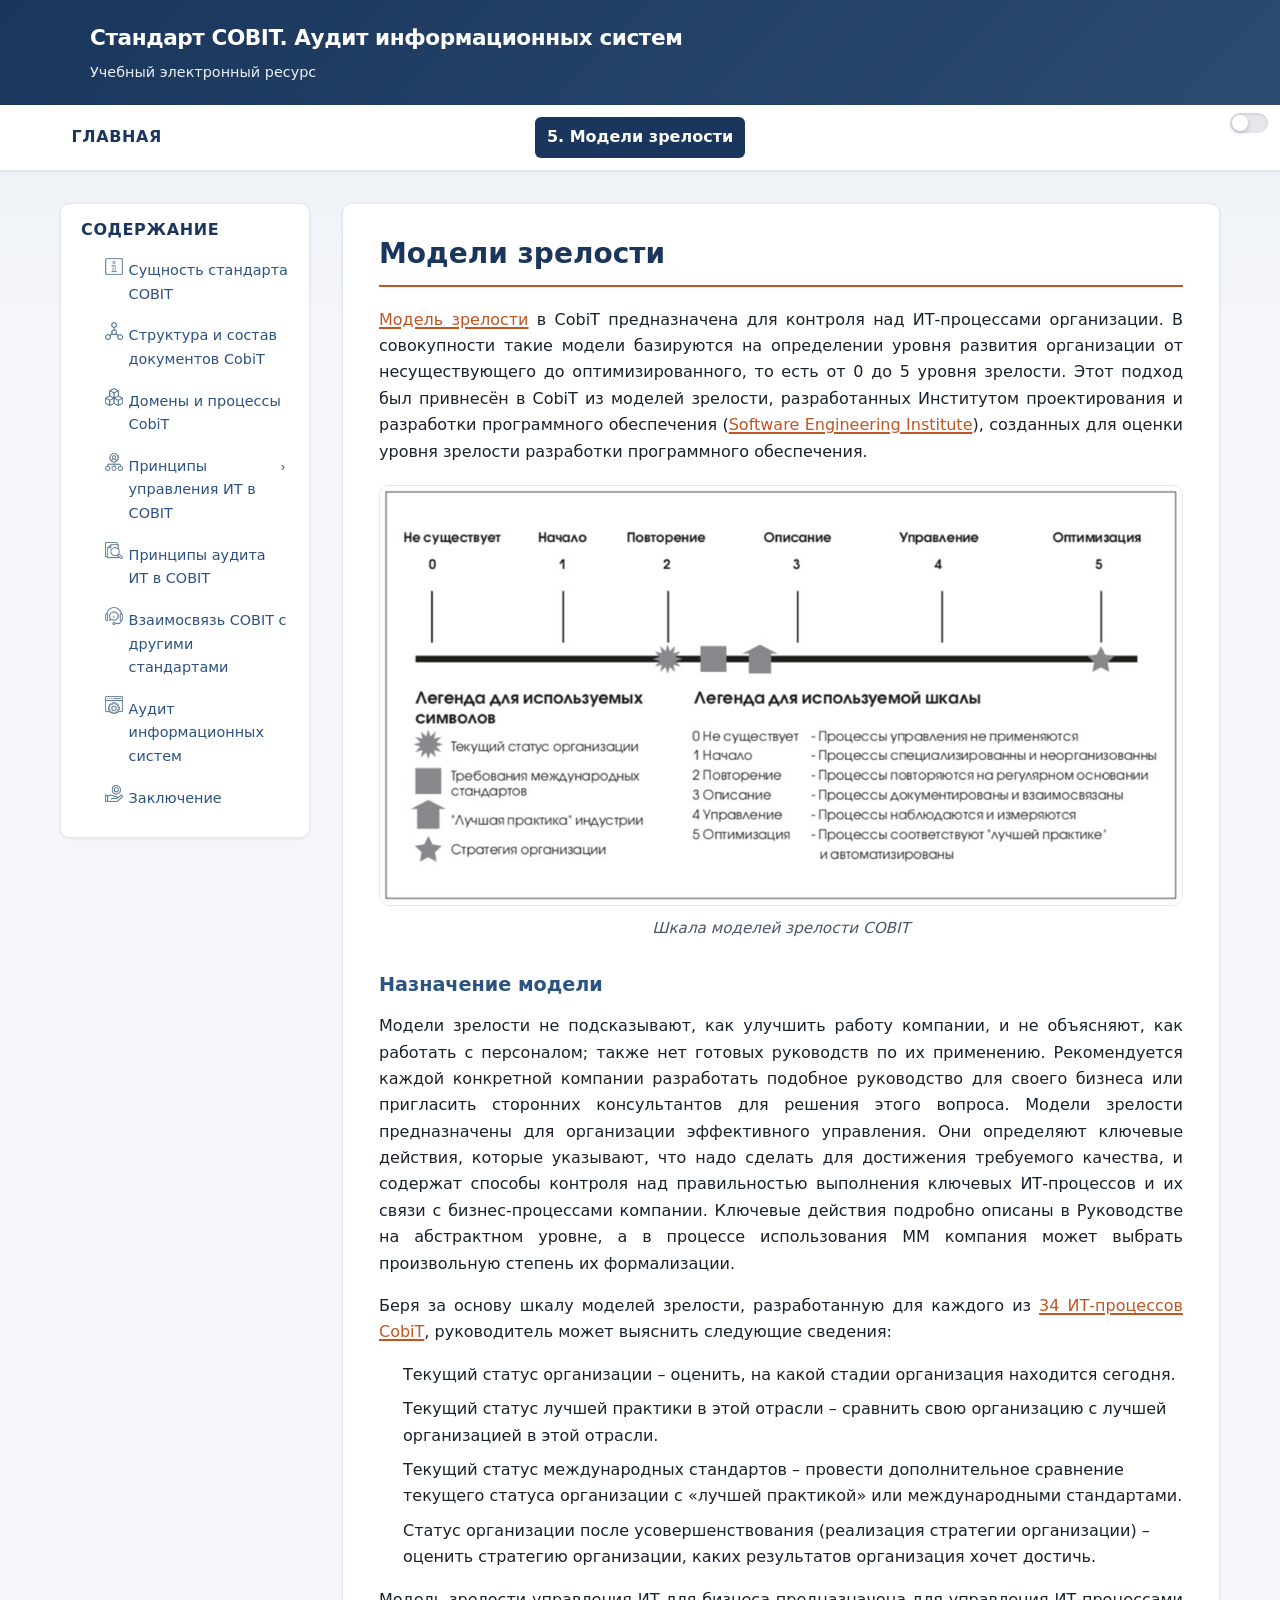
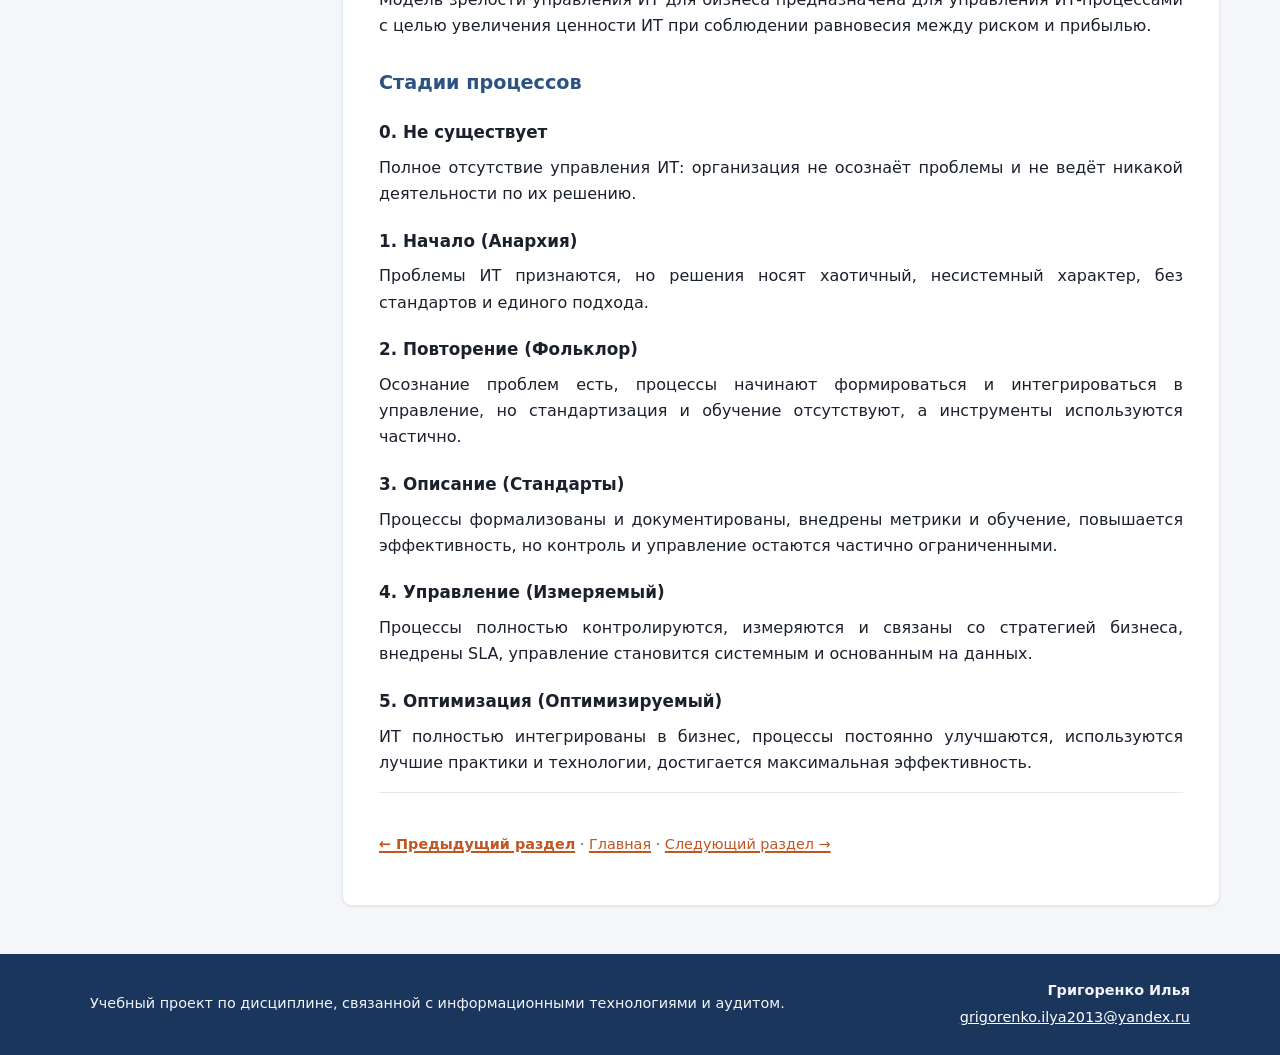
<file: page5.html>
<!DOCTYPE html>
<html lang="ru">
<head>
  <meta charset="utf-8">
  <meta name="viewport" content="width=device-width, initial-scale=1">
  <title>Модели зрелости в COBIT</title>
  <meta name="description" content="Модели зрелости ИТ-процессов в контексте COBIT.">
  <link rel="stylesheet" href="style.css">
</head>
<body>
  <header class="site-header">
    <div class="site-header__inner">
      <h1 class="site-title">Стандарт COBIT. Аудит информационных систем</h1>
      <p class="site-subtitle">Учебный электронный ресурс</p>
    </div>
  </header>

  <nav class="nav-main" aria-label="Основная навигация">
    <ul class="nav-main__list">
      <li class="nav-home"><a href="index.html">Главная</a></li>
      <li><a href="page5.html" aria-current="page">5. Модели зрелости</a></li>
    </ul>
    <div class="theme-toggle-wrap">
      <button class="theme-toggle" type="button" role="switch" data-theme-toggle aria-checked="false" aria-label="Переключить тему">
        <span class="visually-hidden">Переключение темы</span>
      </button>
    </div>
  </nav>

  <main class="main-content">
    <aside class="sidebar" aria-label="Содержание">
      <nav class="toc" aria-label="Содержание разделов">
        <h2>Содержание</h2>
        <ol>
          <li><img src="images/1.png" alt=""> <a href="page1.html">Сущность стандарта COBIT</a></li>
          <li><img src="images/2.png" alt=""> <a href="page2.html">Структура и состав документов CobiT</a></li>
          <li><img src="images/3.png" alt=""> <a href="page3.html">Домены и процессы CobiT</a></li>
          <li class="toc-parent">
            <img src="images/4.png" alt="">
            <a href="page4.html">Принципы управления ИТ в COBIT</a>
            <button class="toc-toggle" aria-label="Развернуть подменю">›</button>
            <ol class="toc-submenu">
              <li><img src="images/5.png" alt=""> <a href="page5.html">Модели зрелости</a></li>
              <li><img src="images/6.png" alt=""> <a href="page6.html">Критические факторы успеха и ключевые показатели</a></li>
            </ol>
          </li>
          <li><img src="images/7.png" alt=""> <a href="page7.html">Принципы аудита ИТ в COBIT</a></li>
          <li><img src="images/8.png" alt=""> <a href="page8.html">Взаимосвязь COBIT с другими стандартами</a></li>
          <li><img src="images/9.png" alt=""> <a href="page9.html">Аудит информационных систем</a></li>
          <li><img src="images/10.png" alt=""> <a href="page10.html">Заключение</a></li>
        </ol>
      </nav>
    </aside>
    <article class="article-block">
      <h1>Модели зрелости</h1>
      <p><a href="#purpose">Модель зрелости</a> в CobiT предназначена для контроля над ИТ-процессами организации. В совокупности такие модели базируются на определении уровня развития организации от несуществующего до оптимизированного, то есть от 0 до 5 уровня зрелости. Этот подход был привнесён в CobiT из моделей зрелости, разработанных Институтом проектирования и разработки программного обеспечения (<a href="https://www.sei.cmu.edu/" rel="noopener noreferrer">Software Engineering Institute</a>), созданных для оценки уровня зрелости разработки программного обеспечения.</p>
      <figure class="cobit-maturity-model">
        <img src="images/cobit-maturity-levels.png" alt="Шкала моделей зрелости COBIT от 0 (не существует) до 5 (оптимизация) с условными обозначениями">
        <figcaption>Шкала моделей зрелости COBIT</figcaption>
      </figure>
      <h2 id="purpose">Назначение модели</h2>
      <p>Модели зрелости не подсказывают, как улучшить работу компании, и не объясняют, как работать с персоналом; также нет готовых руководств по их применению. Рекомендуется каждой конкретной компании разработать подобное руководство для своего бизнеса или пригласить сторонних консультантов для решения этого вопроса. Модели зрелости предназначены для организации эффективного управления. Они определяют ключевые действия, которые указывают, что надо сделать для достижения требуемого качества, и содержат способы контроля над правильностью выполнения ключевых ИТ-процессов и их связи с бизнес-процессами компании. Ключевые действия подробно описаны в Руководстве на абстрактном уровне, а в процессе использования MM компания может выбрать произвольную степень их формализации.</p>
      <p>Беря за основу шкалу моделей зрелости, разработанную для каждого из <a href="page3.html">34 ИТ-процессов CobiT</a>, руководитель может выяснить следующие сведения:</p>
      <ul>
        <li>Текущий статус организации – оценить, на какой стадии организация находится сегодня.</li>
        <li>Текущий статус лучшей практики в этой отрасли – сравнить свою организацию с лучшей организацией в этой отрасли.</li>
        <li>Текущий статус международных стандартов – провести дополнительное сравнение текущего статуса организации с «лучшей практикой» или международными стандартами.</li>
        <li>Статус организации после усовершенствования (реализация стратегии организации) – оценить стратегию организации, каких результатов организация хочет достичь.</li>
      </ul>
      <p>Модель зрелости управления ИТ для бизнеса предназначена для управления ИТ-процессами с целью увеличения ценности ИТ при соблюдении равновесия между риском и прибылью.</p>
      <h2>Стадии процессов</h2>
      <h3>0. Не существует</h3>
      <p>Полное отсутствие управления ИТ: организация не осознаёт проблемы и не ведёт никакой деятельности по их решению.</p>
      <h3>1. Начало (Анархия)</h3>
      <p>Проблемы ИТ признаются, но решения носят хаотичный, несистемный характер, без стандартов и единого подхода.</p>
      <h3>2. Повторение (Фольклор)</h3>
      <p>Осознание проблем есть, процессы начинают формироваться и интегрироваться в управление, но стандартизация и обучение отсутствуют, а инструменты используются частично.</p>
      <h3>3. Описание (Стандарты)</h3>
      <p>Процессы формализованы и документированы, внедрены метрики и обучение, повышается эффективность, но контроль и управление остаются частично ограниченными.</p>
      <h3>4. Управление (Измеряемый)</h3>
      <p>Процессы полностью контролируются, измеряются и связаны со стратегией бизнеса, внедрены SLA, управление становится системным и основанным на данных.</p>
      <h3>5. Оптимизация (Оптимизируемый)</h3>
      <p>ИТ полностью интегрированы в бизнес, процессы постоянно улучшаются, используются лучшие практики и технологии, достигается максимальная эффективность.</p>
      <p class="page-footer-note"><a class="back-link" href="page4.html">← Предыдущий раздел</a> · <a href="index.html">Главная</a> · <a href="page6.html">Следующий раздел →</a></p>
    </article>
  </main>
  <footer class="site-footer">
    <div class="site-footer__inner">
      <p>Учебный проект по дисциплине, связанной с информационными технологиями и аудитом.</p>
      <div class="author-badge">
        <strong>Григоренко Илья</strong>
        <a href="mailto:grigorenko.ilya2013@yandex.ru">grigorenko.ilya2013@yandex.ru</a>
      </div>
    </div>
  </footer>
  <script src="script.js"></script>
</body>
</html>
</file>
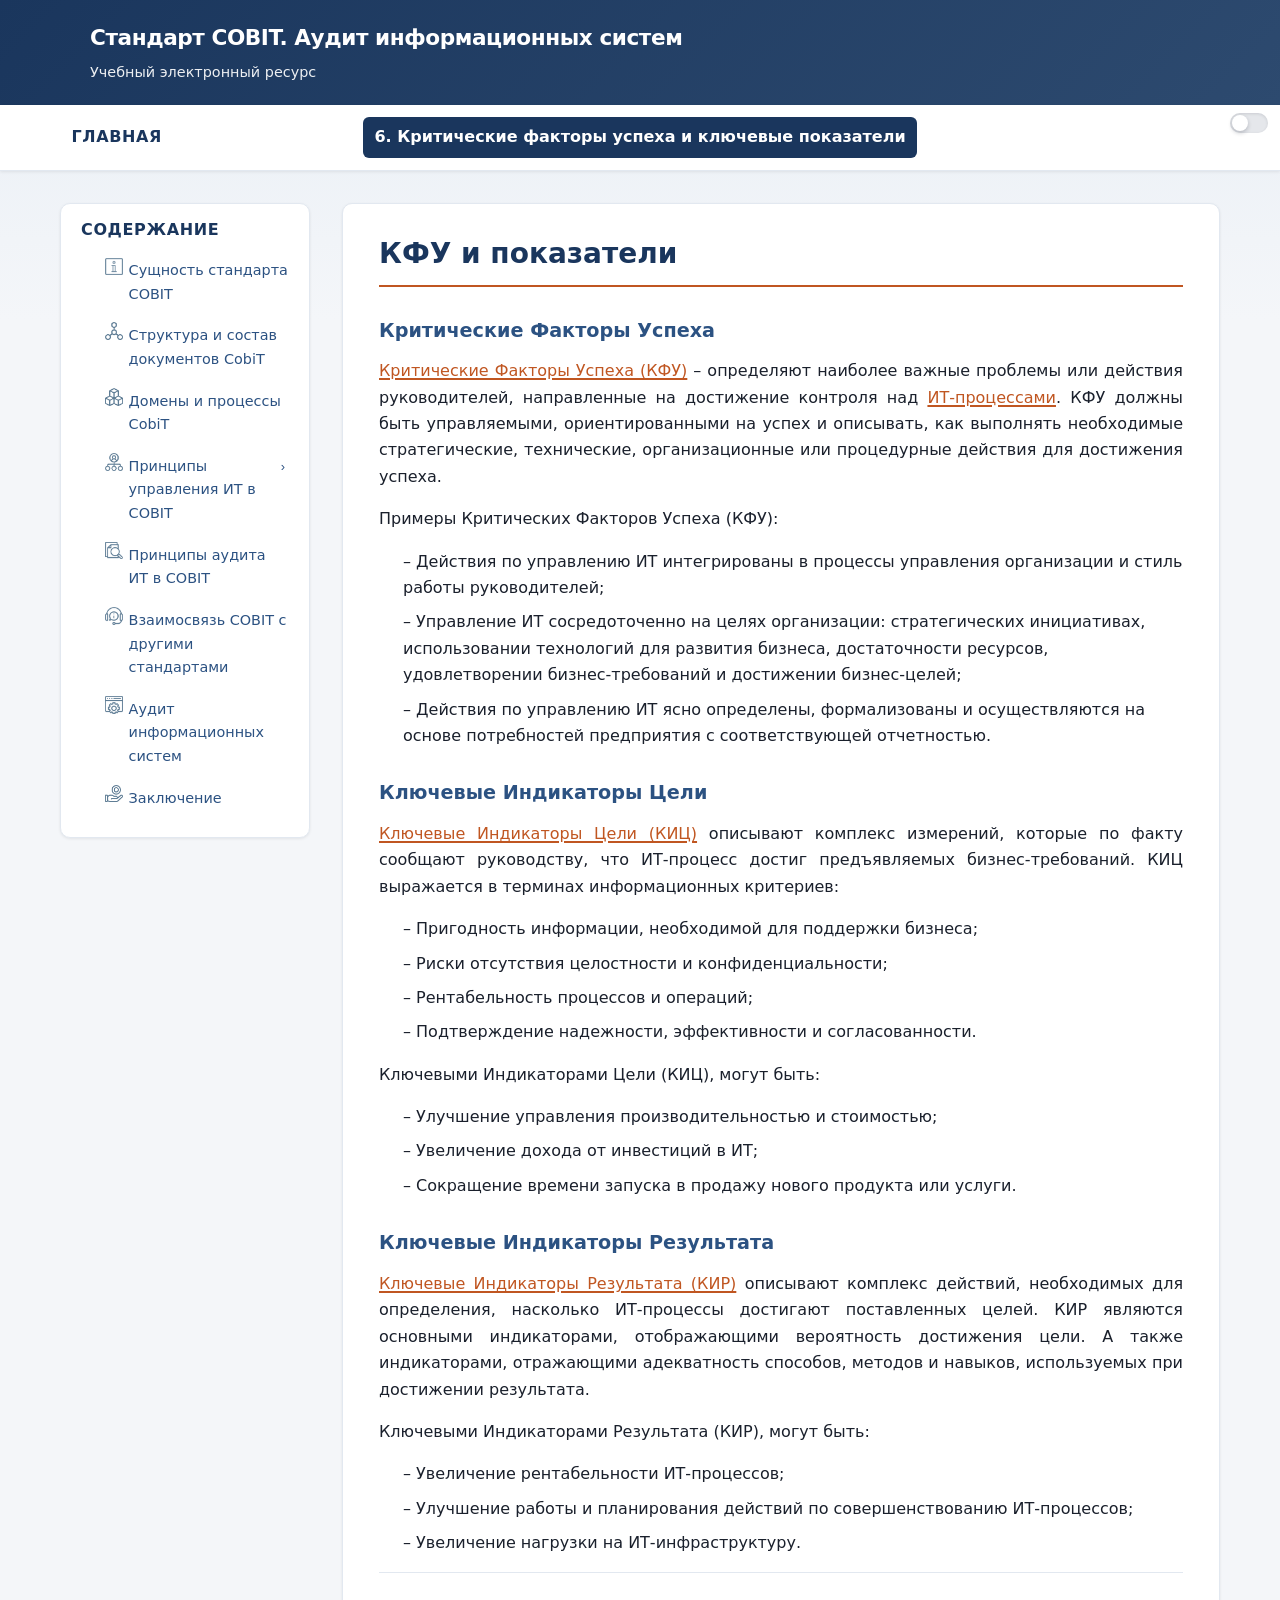
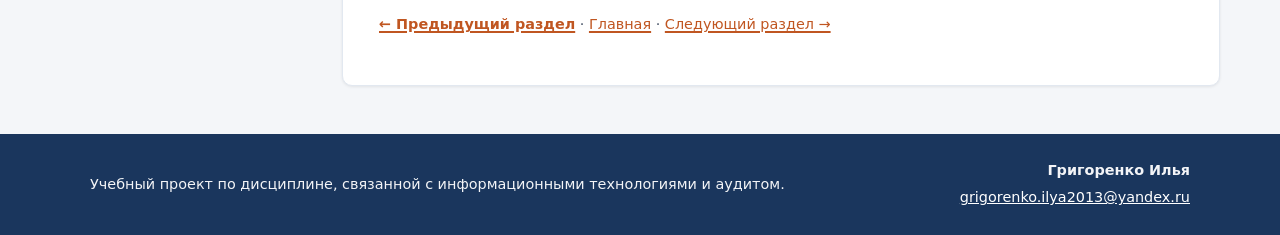
<file: page6.html>
<!DOCTYPE html>
<html lang="ru">
<head>
  <meta charset="utf-8">
  <meta name="viewport" content="width=device-width, initial-scale=1">
  <title>Критические факторы успеха и ключевые показатели</title>
  <meta name="description" content="КФУ, KPI и KG в системе измерений COBIT.">
  <link rel="stylesheet" href="style.css">
</head>
<body>
  <header class="site-header">
    <div class="site-header__inner">
      <h1 class="site-title">Стандарт COBIT. Аудит информационных систем</h1>
      <p class="site-subtitle">Учебный электронный ресурс</p>
    </div>
  </header>

  <nav class="nav-main" aria-label="Основная навигация">
    <ul class="nav-main__list">
      <li class="nav-home"><a href="index.html">Главная</a></li>
      <li><a href="page6.html" aria-current="page">6. Критические факторы успеха и ключевые показатели</a></li>
    </ul>
    <div class="theme-toggle-wrap">
      <button class="theme-toggle" type="button" role="switch" data-theme-toggle aria-checked="false" aria-label="Переключить тему">
        <span class="visually-hidden">Переключение темы</span>
      </button>
    </div>
  </nav>

  <main class="main-content">
    <aside class="sidebar" aria-label="Содержание">
      <nav class="toc" aria-label="Содержание разделов">
        <h2>Содержание</h2>
        <ol>
          <li><img src="images/1.png" alt=""> <a href="page1.html">Сущность стандарта COBIT</a></li>
          <li><img src="images/2.png" alt=""> <a href="page2.html">Структура и состав документов CobiT</a></li>
          <li><img src="images/3.png" alt=""> <a href="page3.html">Домены и процессы CobiT</a></li>
          <li class="toc-parent">
            <img src="images/4.png" alt="">
            <a href="page4.html">Принципы управления ИТ в COBIT</a>
            <button class="toc-toggle" aria-label="Развернуть подменю">›</button>
            <ol class="toc-submenu">
              <li><img src="images/5.png" alt=""> <a href="page5.html">Модели зрелости</a></li>
              <li><img src="images/6.png" alt=""> <a href="page6.html">Критические факторы успеха и ключевые показатели</a></li>
            </ol>
          </li>
          <li><img src="images/7.png" alt=""> <a href="page7.html">Принципы аудита ИТ в COBIT</a></li>
          <li><img src="images/8.png" alt=""> <a href="page8.html">Взаимосвязь COBIT с другими стандартами</a></li>
          <li><img src="images/9.png" alt=""> <a href="page9.html">Аудит информационных систем</a></li>
          <li><img src="images/10.png" alt=""> <a href="page10.html">Заключение</a></li>
        </ol>
      </nav>
    </aside>
    <article class="article-block">
      <h1>КФУ и показатели</h1>
      <h2 id="kfu">Критические Факторы Успеха</h2>
      <p><a href="#kfu">Критические Факторы Успеха (КФУ)</a> – определяют наиболее важные проблемы или действия руководителей, направленные на достижение контроля над <a href="page3.html">ИТ-процессами</a>. КФУ должны быть управляемыми, ориентированными на успех и описывать, как выполнять необходимые стратегические, технические, организационные или процедурные действия для достижения успеха.</p>
      <p>Примеры Критических Факторов Успеха (КФУ):</p>
      <ul>
        <li>– Действия по управлению ИТ интегрированы в процессы управления организации и стиль работы руководителей;</li>
        <li>– Управление ИТ сосредоточенно на целях организации: стратегических инициативах, использовании технологий для развития бизнеса, достаточности ресурсов, удовлетворении бизнес-требований и достижении бизнес-целей;</li>
        <li>– Действия по управлению ИТ ясно определены, формализованы и осуществляются на основе потребностей предприятия с соответствующей отчетностью.</li>
      </ul>
      <h2 id="kic">Ключевые Индикаторы Цели</h2>
      <p><a href="#kic">Ключевые Индикаторы Цели (КИЦ)</a> описывают комплекс измерений, которые по факту сообщают руководству, что ИТ-процесс достиг предъявляемых бизнес-требований. КИЦ выражается в терминах информационных критериев:</p>
      <ul>
        <li>– Пригодность информации, необходимой для поддержки бизнеса;</li>
        <li>– Риски отсутствия целостности и конфиденциальности;</li>
        <li>– Рентабельность процессов и операций;</li>
        <li>– Подтверждение надежности, эффективности и согласованности.</li>
      </ul>
      <p>Ключевыми Индикаторами Цели (КИЦ), могут быть:</p>
      <ul>
        <li>– Улучшение управления производительностью и стоимостью;</li>
        <li>– Увеличение дохода от инвестиций в ИТ;</li>
        <li>– Сокращение времени запуска в продажу нового продукта или услуги.</li>
      </ul>
      <h2 id="kir">Ключевые Индикаторы Результата</h2>
      <p><a href="#kir">Ключевые Индикаторы Результата (КИР)</a> описывают комплекс действий, необходимых для определения, насколько ИТ-процессы достигают поставленных целей. КИР являются основными индикаторами, отображающими вероятность достижения цели. А также индикаторами, отражающими адекватность способов, методов и навыков, используемых при достижении результата.</p>
      <p>Ключевыми Индикаторами Результата (КИР), могут быть:</p>
      <ul>
        <li>– Увеличение рентабельности ИТ-процессов;</li>
        <li>– Улучшение работы и планирования действий по совершенствованию ИТ-процессов;</li>
        <li>– Увеличение нагрузки на ИТ-инфраструктуру.</li>
      </ul>
      <p class="page-footer-note"><a class="back-link" href="page5.html">← Предыдущий раздел</a> · <a href="index.html">Главная</a> · <a href="page7.html">Следующий раздел →</a></p>
    </article>
  </main>
  <footer class="site-footer">
    <div class="site-footer__inner">
      <p>Учебный проект по дисциплине, связанной с информационными технологиями и аудитом.</p>
      <div class="author-badge">
        <strong>Григоренко Илья</strong>
        <a href="mailto:grigorenko.ilya2013@yandex.ru">grigorenko.ilya2013@yandex.ru</a>
      </div>
    </div>
  </footer>
  <script src="script.js"></script>
</body>
</html>
</file>
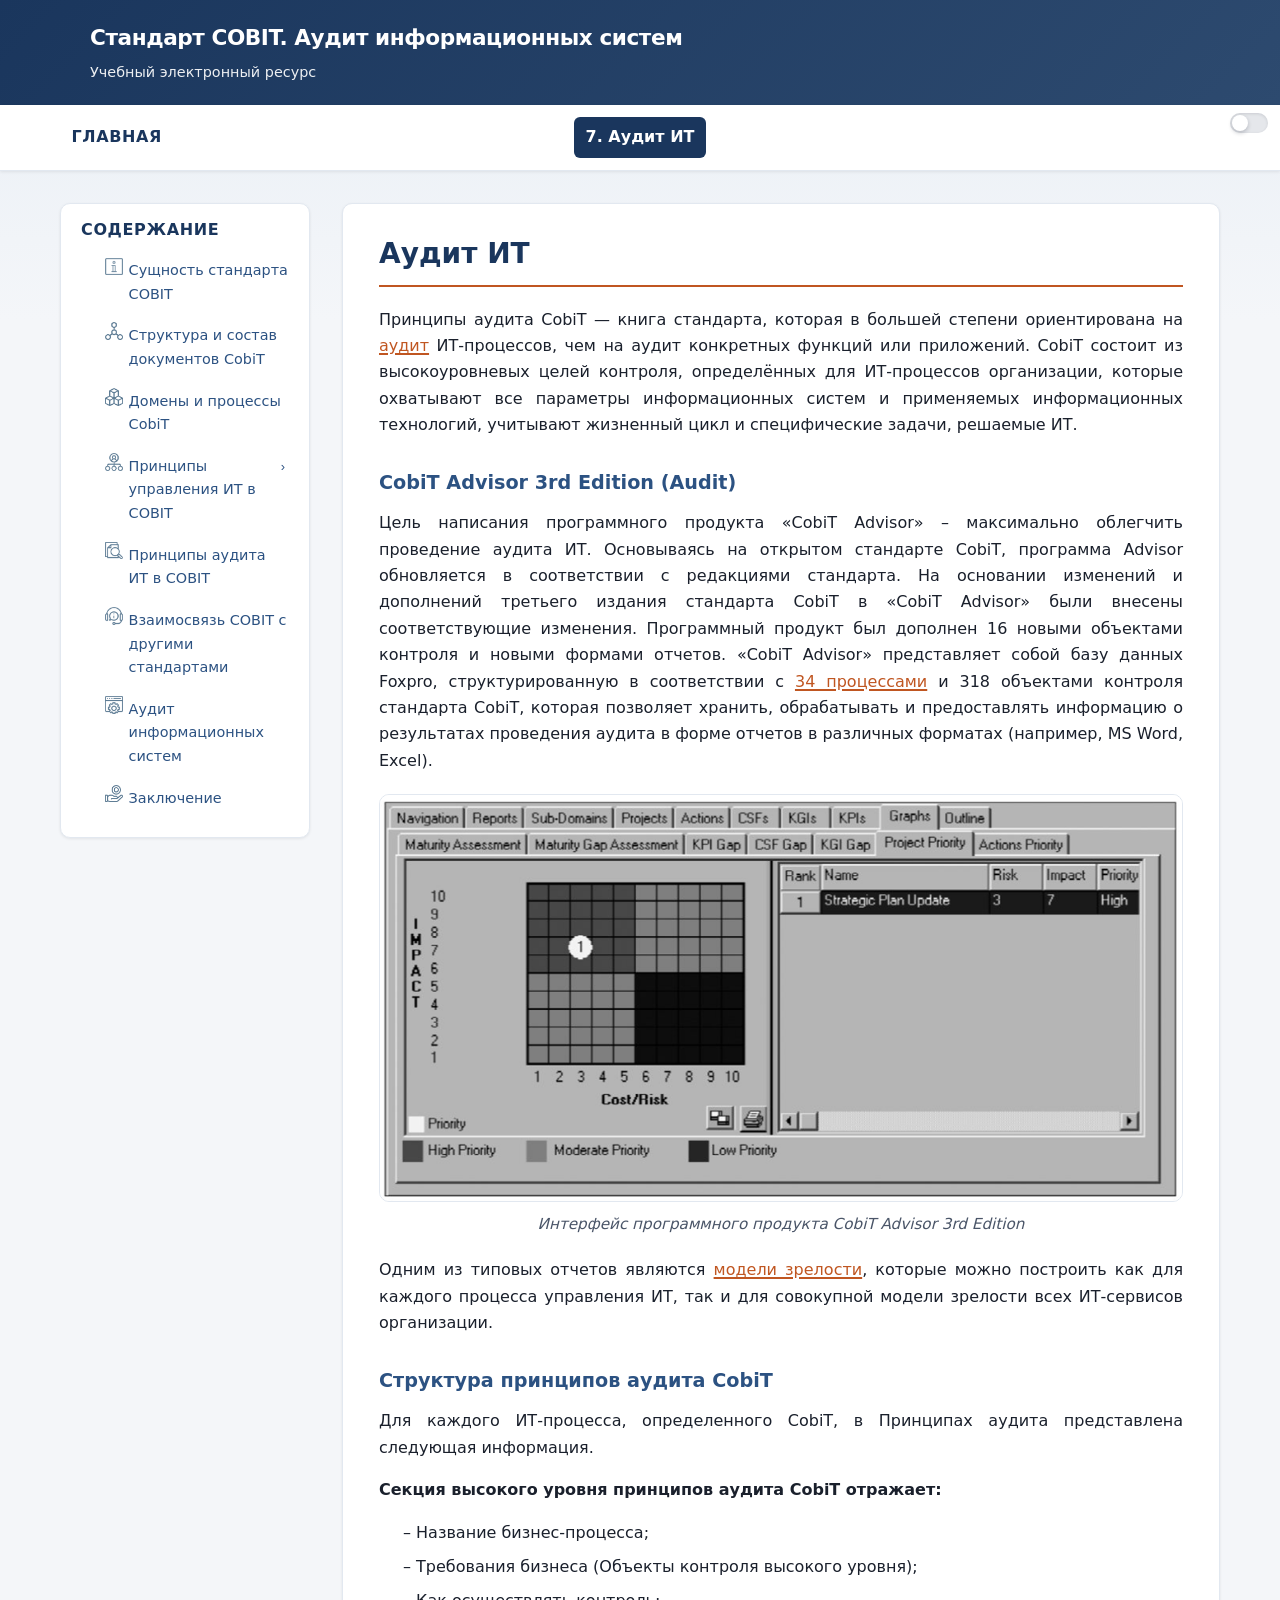
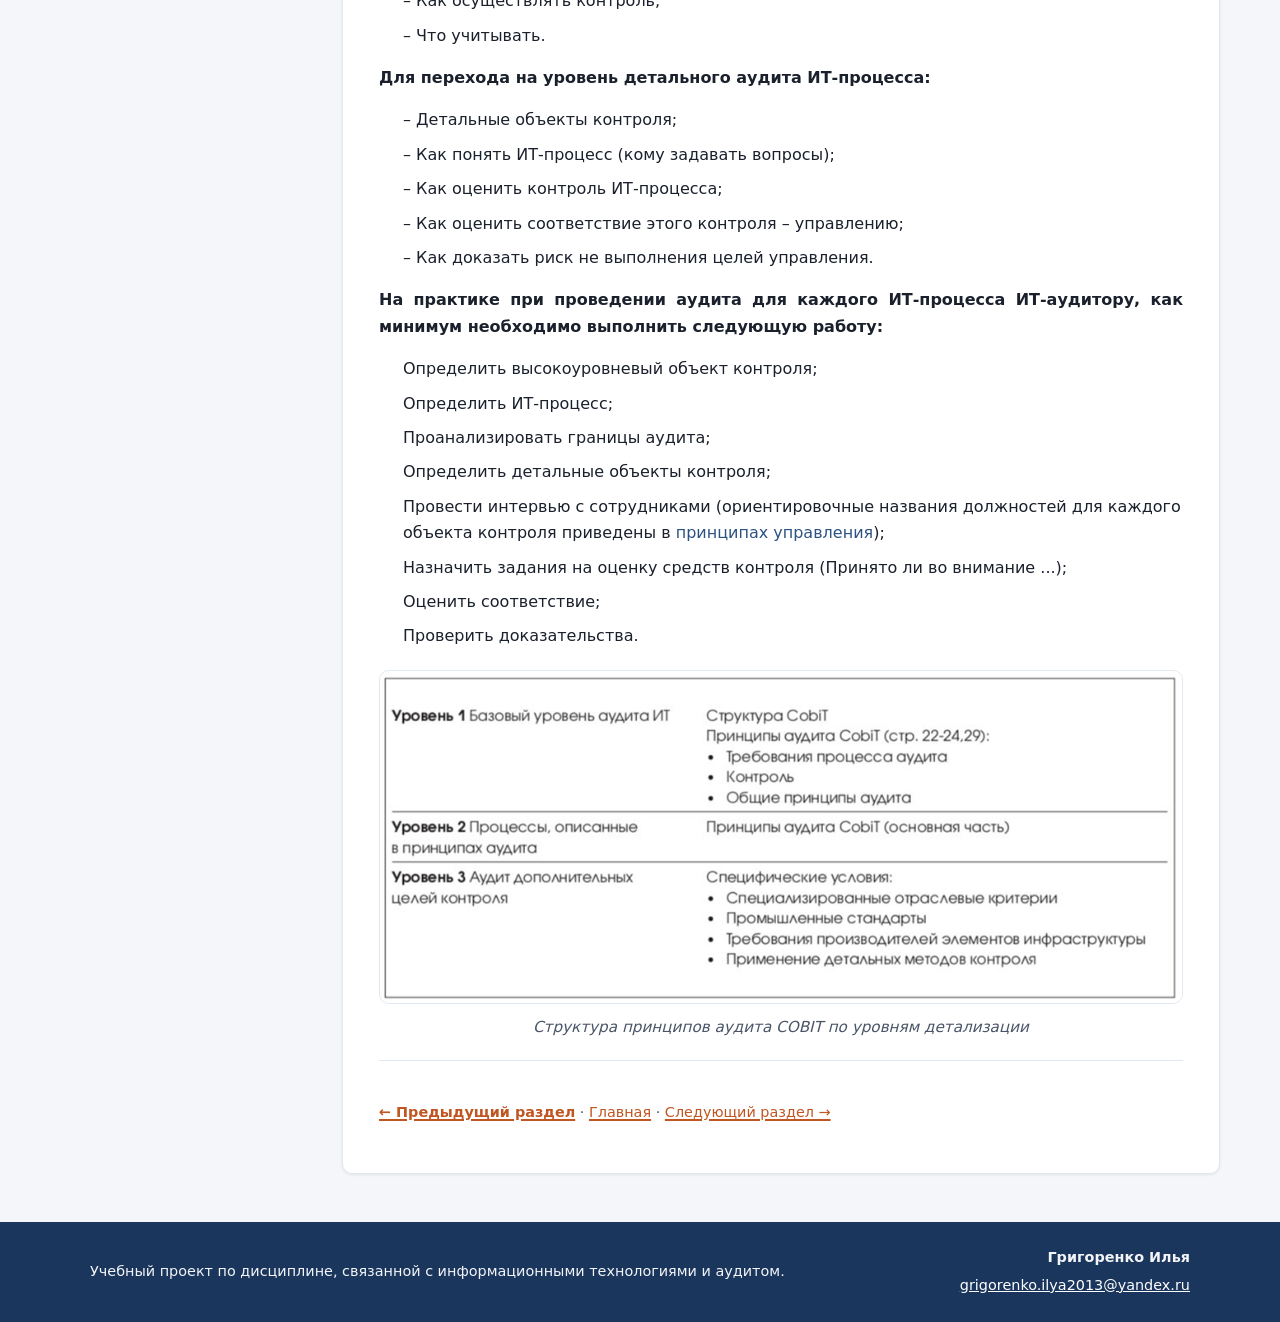
<file: page7.html>
<!DOCTYPE html>
<html lang="ru">
<head>
  <meta charset="utf-8">
  <meta name="viewport" content="width=device-width, initial-scale=1">
  <title>Принципы аудита ИТ в COBIT</title>
  <meta name="description" content="Принципы и подходы к аудиту информационных технологий в COBIT.">
  <link rel="stylesheet" href="style.css">
</head>
<body>
  <header class="site-header">
    <div class="site-header__inner">
      <h1 class="site-title">Стандарт COBIT. Аудит информационных систем</h1>
      <p class="site-subtitle">Учебный электронный ресурс</p>
    </div>
  </header>

  <nav class="nav-main" aria-label="Основная навигация">
    <ul class="nav-main__list">
      <li class="nav-home"><a href="index.html">Главная</a></li>
      <li><a href="page7.html" aria-current="page">7. Аудит ИТ</a></li>
    </ul>
    <div class="theme-toggle-wrap">
      <button class="theme-toggle" type="button" role="switch" data-theme-toggle aria-checked="false" aria-label="Переключить тему">
        <span class="visually-hidden">Переключение темы</span>
      </button>
    </div>
  </nav>

  <main class="main-content">
    <aside class="sidebar" aria-label="Содержание">
      <nav class="toc" aria-label="Содержание разделов">
        <h2>Содержание</h2>
        <ol>
          <li><img src="images/1.png" alt=""> <a href="page1.html">Сущность стандарта COBIT</a></li>
          <li><img src="images/2.png" alt=""> <a href="page2.html">Структура и состав документов CobiT</a></li>
          <li><img src="images/3.png" alt=""> <a href="page3.html">Домены и процессы CobiT</a></li>
          <li class="toc-parent">
            <img src="images/4.png" alt="">
            <a href="page4.html">Принципы управления ИТ в COBIT</a>
            <button class="toc-toggle" aria-label="Развернуть подменю">›</button>
            <ol class="toc-submenu">
              <li><img src="images/5.png" alt=""> <a href="page5.html">Модели зрелости</a></li>
              <li><img src="images/6.png" alt=""> <a href="page6.html">Критические факторы успеха и ключевые показатели</a></li>
            </ol>
          </li>
          <li><img src="images/7.png" alt=""> <a href="page7.html">Принципы аудита ИТ в COBIT</a></li>
          <li><img src="images/8.png" alt=""> <a href="page8.html">Взаимосвязь COBIT с другими стандартами</a></li>
          <li><img src="images/9.png" alt=""> <a href="page9.html">Аудит информационных систем</a></li>
          <li><img src="images/10.png" alt=""> <a href="page10.html">Заключение</a></li>
        </ol>
      </nav>
    </aside>
    <article class="article-block">
      <h1>Аудит ИТ</h1>
      <p>Принципы аудита CobiT — книга стандарта, которая в большей степени ориентирована на <a href="page9.html">аудит</a> ИТ-процессов, чем на аудит конкретных функций или приложений. CobiT состоит из высокоуровневых целей контроля, определённых для ИТ-процессов организации, которые охватывают все параметры информационных систем и применяемых информационных технологий, учитывают жизненный цикл и специфические задачи, решаемые ИТ.</p>
      <h2>CobiT Advisor 3rd Edition (Audit)</h2>
      <p>Цель написания программного продукта «CobiT Advisor» – максимально облегчить проведение аудита ИТ. Основываясь на открытом стандарте CobiT, программа Advisor обновляется в соответствии с редакциями стандарта. На основании изменений и дополнений третьего издания стандарта CobiT в «CobiT Advisor» были внесены соответствующие изменения. Программный продукт был дополнен 16 новыми объектами контроля и новыми формами отчетов. «CobiT Advisor» представляет собой базу данных Foxpro, структурированную в соответствии с <a href="page3.html">34 процессами</a> и 318 объектами контроля стандарта CobiT, которая позволяет хранить, обрабатывать и предоставлять информацию о результатах проведения аудита в форме отчетов в различных форматах (например, MS Word, Excel).</p>
      <figure class="cobit-advisor-diagram">
        <img src="images/cobit-advisor-interface.png" alt="Интерфейс CobiT Advisor с матрицей приоритетов и управлением проектов аудита">
        <figcaption>Интерфейс программного продукта CobiT Advisor 3rd Edition</figcaption>
      </figure>
      <p>Одним из типовых отчетов являются <a href="page5.html">модели зрелости</a>, которые можно построить как для каждого процесса управления ИТ, так и для совокупной модели зрелости всех ИТ-сервисов организации.</p>
      <h2>Структура принципов аудита CobiT</h2>
      <p>Для каждого ИТ-процесса, определенного CobiT, в Принципах аудита представлена следующая информация.</p>
      <p><strong>Секция высокого уровня принципов аудита CobiT отражает:</strong></p>
      <ul>
        <li>– Название бизнес-процесса;</li>
        <li>– Требования бизнеса (Объекты контроля высокого уровня);</li>
        <li>– Как осуществлять контроль;</li>
        <li>– Что учитывать.</li>
      </ul>
      <p><strong>Для перехода на уровень детального аудита ИТ-процесса:</strong></p>
      <ul>
        <li>– Детальные объекты контроля;</li>
        <li>– Как понять ИТ-процесс (кому задавать вопросы);</li>
        <li>– Как оценить контроль ИТ-процесса;</li>
        <li>– Как оценить соответствие этого контроля – управлению;</li>
        <li>– Как доказать риск не выполнения целей управления.</li>
      </ul>
      <p><strong>На практике при проведении аудита для каждого ИТ-процесса ИТ-аудитору, как минимум необходимо выполнить следующую работу:</strong></p>
      <ol>
        <li>Определить высокоуровневый объект контроля;</li>
        <li>Определить ИТ-процесс;</li>
        <li>Проанализировать границы аудита;</li>
        <li>Определить детальные объекты контроля;</li>
        <li>Провести интервью с сотрудниками (ориентировочные названия должностей для каждого объекта контроля приведены в <a href="page4.html">принципах управления</a>);</li>
        <li>Назначить задания на оценку средств контроля (Принято ли во внимание ...);</li>
        <li>Оценить соответствие;</li>
        <li>Проверить доказательства.</li>
      </ol>
      <figure class="cobit-audit-structure">
        <img src="images/cobit-audit-levels.png" alt="Таблица уровней аудита ИТ с принципами, структурой и требованиями контроля">
        <figcaption>Структура принципов аудита COBIT по уровням детализации</figcaption>
      </figure>
      <p class="page-footer-note"><a class="back-link" href="page6.html">← Предыдущий раздел</a> · <a href="index.html">Главная</a> · <a href="page8.html">Следующий раздел →</a></p>
    </article>
  </main>
  <footer class="site-footer">
    <div class="site-footer__inner">
      <p>Учебный проект по дисциплине, связанной с информационными технологиями и аудитом.</p>
      <div class="author-badge">
        <strong>Григоренко Илья</strong>
        <a href="mailto:grigorenko.ilya2013@yandex.ru">grigorenko.ilya2013@yandex.ru</a>
      </div>
    </div>
  </footer>
  <script src="script.js"></script>
</body>
</html>
</file>
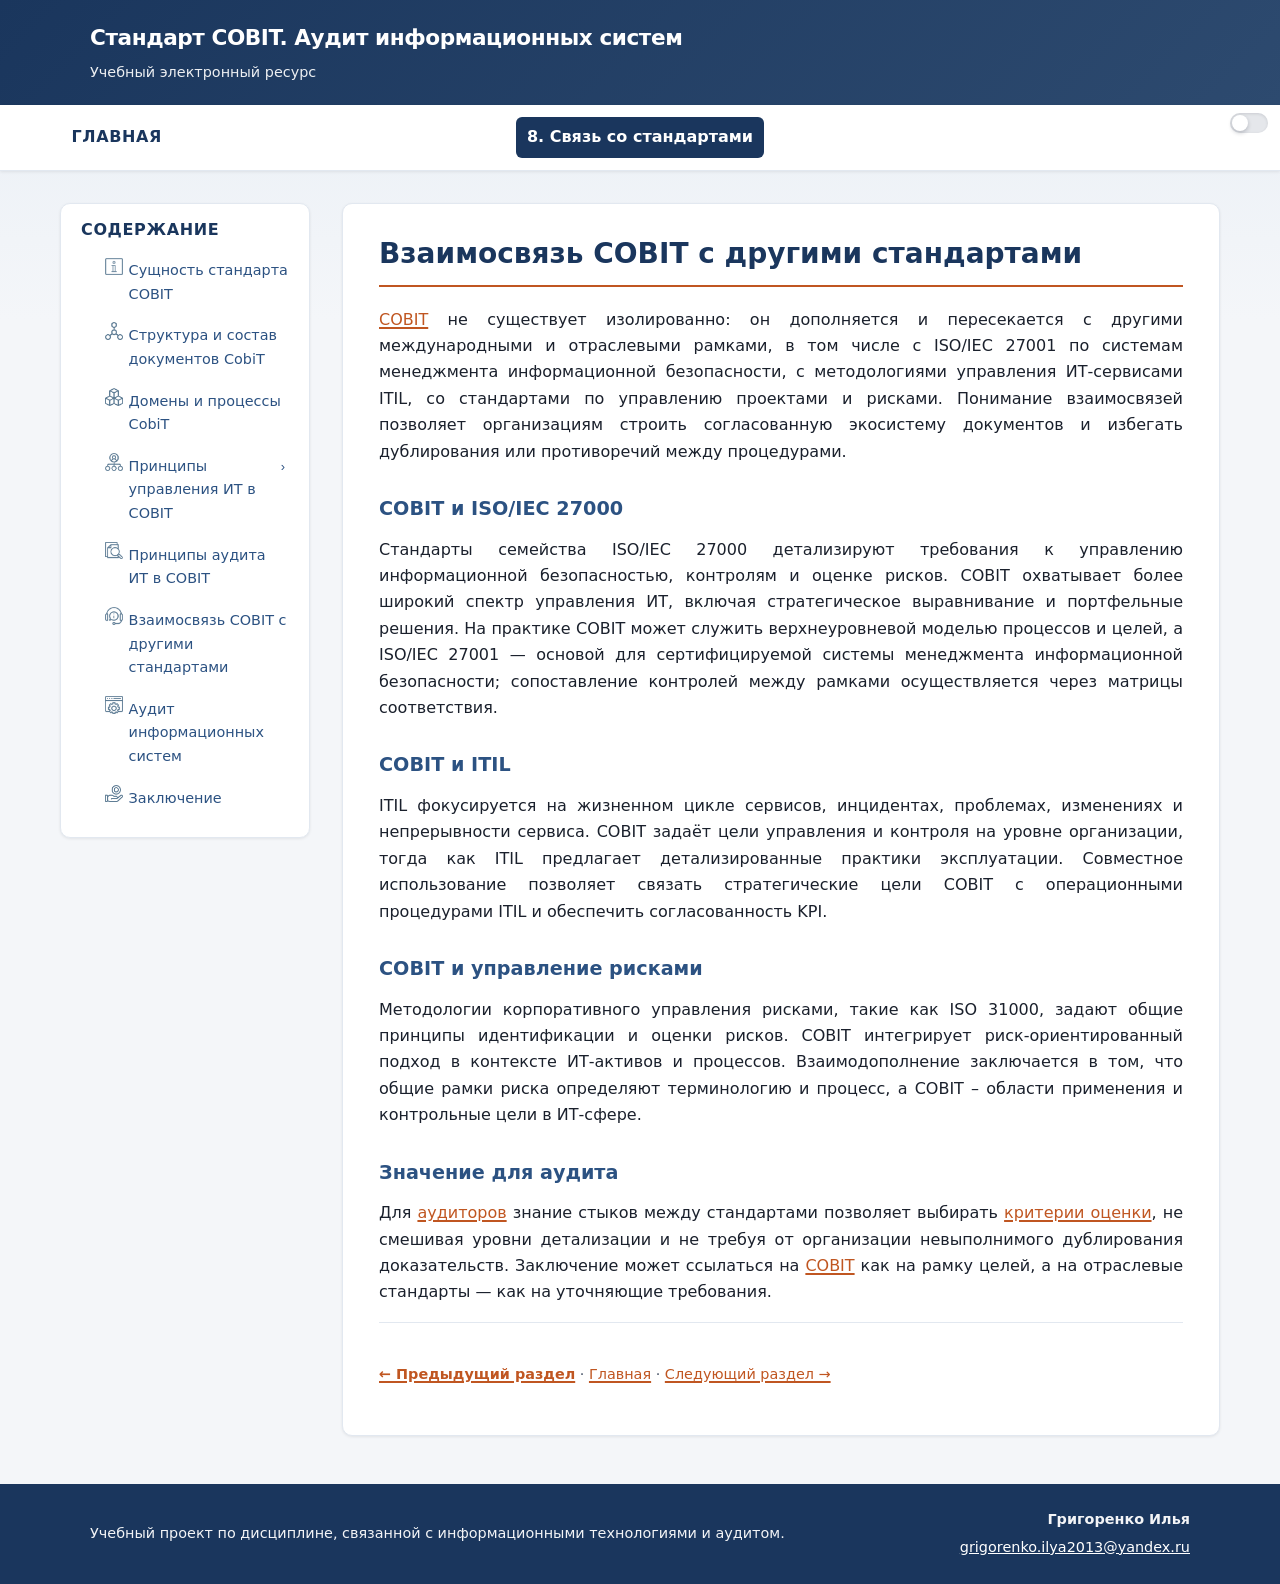
<file: page8.html>
<!DOCTYPE html>
<html lang="ru">
<head>
  <meta charset="utf-8">
  <meta name="viewport" content="width=device-width, initial-scale=1">
  <title>Взаимосвязь COBIT с другими стандартами</title>
  <meta name="description" content="Сопоставление COBIT с ISO, ITIL и другими рамками.">
  <link rel="stylesheet" href="style.css">
</head>
<body>
  <header class="site-header">
    <div class="site-header__inner">
      <h1 class="site-title">Стандарт COBIT. Аудит информационных систем</h1>
      <p class="site-subtitle">Учебный электронный ресурс</p>
    </div>
  </header>

  <nav class="nav-main" aria-label="Основная навигация">
    <ul class="nav-main__list">
      <li class="nav-home"><a href="index.html">Главная</a></li>
      <li><a href="page8.html" aria-current="page">8. Связь со стандартами</a></li>
    </ul>
    <div class="theme-toggle-wrap">
      <button class="theme-toggle" type="button" role="switch" data-theme-toggle aria-checked="false" aria-label="Переключить тему">
        <span class="visually-hidden">Переключение темы</span>
      </button>
    </div>
  </nav>

  <main class="main-content">
    <aside class="sidebar" aria-label="Содержание">
      <nav class="toc" aria-label="Содержание разделов">
        <h2>Содержание</h2>
        <ol>
          <li><img src="images/1.png" alt=""> <a href="page1.html">Сущность стандарта COBIT</a></li>
          <li><img src="images/2.png" alt=""> <a href="page2.html">Структура и состав документов CobiT</a></li>
          <li><img src="images/3.png" alt=""> <a href="page3.html">Домены и процессы CobiT</a></li>
          <li class="toc-parent">
            <img src="images/4.png" alt="">
            <a href="page4.html">Принципы управления ИТ в COBIT</a>
            <button class="toc-toggle" aria-label="Развернуть подменю">›</button>
            <ol class="toc-submenu">
              <li><img src="images/5.png" alt=""> <a href="page5.html">Модели зрелости</a></li>
              <li><img src="images/6.png" alt=""> <a href="page6.html">Критические факторы успеха и ключевые показатели</a></li>
            </ol>
          </li>
          <li><img src="images/7.png" alt=""> <a href="page7.html">Принципы аудита ИТ в COBIT</a></li>
          <li><img src="images/8.png" alt=""> <a href="page8.html">Взаимосвязь COBIT с другими стандартами</a></li>
          <li><img src="images/9.png" alt=""> <a href="page9.html">Аудит информационных систем</a></li>
          <li><img src="images/10.png" alt=""> <a href="page10.html">Заключение</a></li>
        </ol>
      </nav>
    </aside>
    <article class="article-block">
      <h1>Взаимосвязь COBIT с другими стандартами</h1>
      <p><a href="page1.html">COBIT</a> не существует изолированно: он дополняется и пересекается с другими международными и отраслевыми рамками, в том числе с ISO/IEC 27001 по системам менеджмента информационной безопасности, с методологиями управления ИТ-сервисами ITIL, со стандартами по управлению проектами и рисками. Понимание взаимосвязей позволяет организациям строить согласованную экосистему документов и избегать дублирования или противоречий между процедурами.</p>
      <h2>COBIT и ISO/IEC 27000</h2>
      <p>Стандарты семейства ISO/IEC 27000 детализируют требования к управлению информационной безопасностью, контролям и оценке рисков. COBIT охватывает более широкий спектр управления ИТ, включая стратегическое выравнивание и портфельные решения. На практике COBIT может служить верхнеуровневой моделью процессов и целей, а ISO/IEC 27001 — основой для сертифицируемой системы менеджмента информационной безопасности; сопоставление контролей между рамками осуществляется через матрицы соответствия.</p>
      <h2>COBIT и ITIL</h2>
      <p>ITIL фокусируется на жизненном цикле сервисов, инцидентах, проблемах, изменениях и непрерывности сервиса. COBIT задаёт цели управления и контроля на уровне организации, тогда как ITIL предлагает детализированные практики эксплуатации. Совместное использование позволяет связать стратегические цели COBIT с операционными процедурами ITIL и обеспечить согласованность KPI.</p>
      <h2>COBIT и управление рисками</h2>
      <p>Методологии корпоративного управления рисками, такие как ISO 31000, задают общие принципы идентификации и оценки рисков. COBIT интегрирует риск-ориентированный подход в контексте ИТ-активов и процессов. Взаимодополнение заключается в том, что общие рамки риска определяют терминологию и процесс, а COBIT – области применения и контрольные цели в ИТ-сфере.</p>
      <h2>Значение для аудита</h2>
      <p>Для <a href="page9.html">аудиторов</a> знание стыков между стандартами позволяет выбирать <a href="page7.html">критерии оценки</a>, не смешивая уровни детализации и не требуя от организации невыполнимого дублирования доказательств. Заключение может ссылаться на <a href="page1.html">COBIT</a> как на рамку целей, а на отраслевые стандарты — как на уточняющие требования.</p>
      <p class="page-footer-note"><a class="back-link" href="page7.html">← Предыдущий раздел</a> · <a href="index.html">Главная</a> · <a href="page9.html">Следующий раздел →</a></p>
    </article>
  </main>
  <footer class="site-footer">
    <div class="site-footer__inner">
      <p>Учебный проект по дисциплине, связанной с информационными технологиями и аудитом.</p>
      <div class="author-badge">
        <strong>Григоренко Илья</strong>
        <a href="mailto:grigorenko.ilya2013@yandex.ru">grigorenko.ilya2013@yandex.ru</a>
      </div>
    </div>
  </footer>
  <script src="script.js"></script>
</body>
</html>
</file>
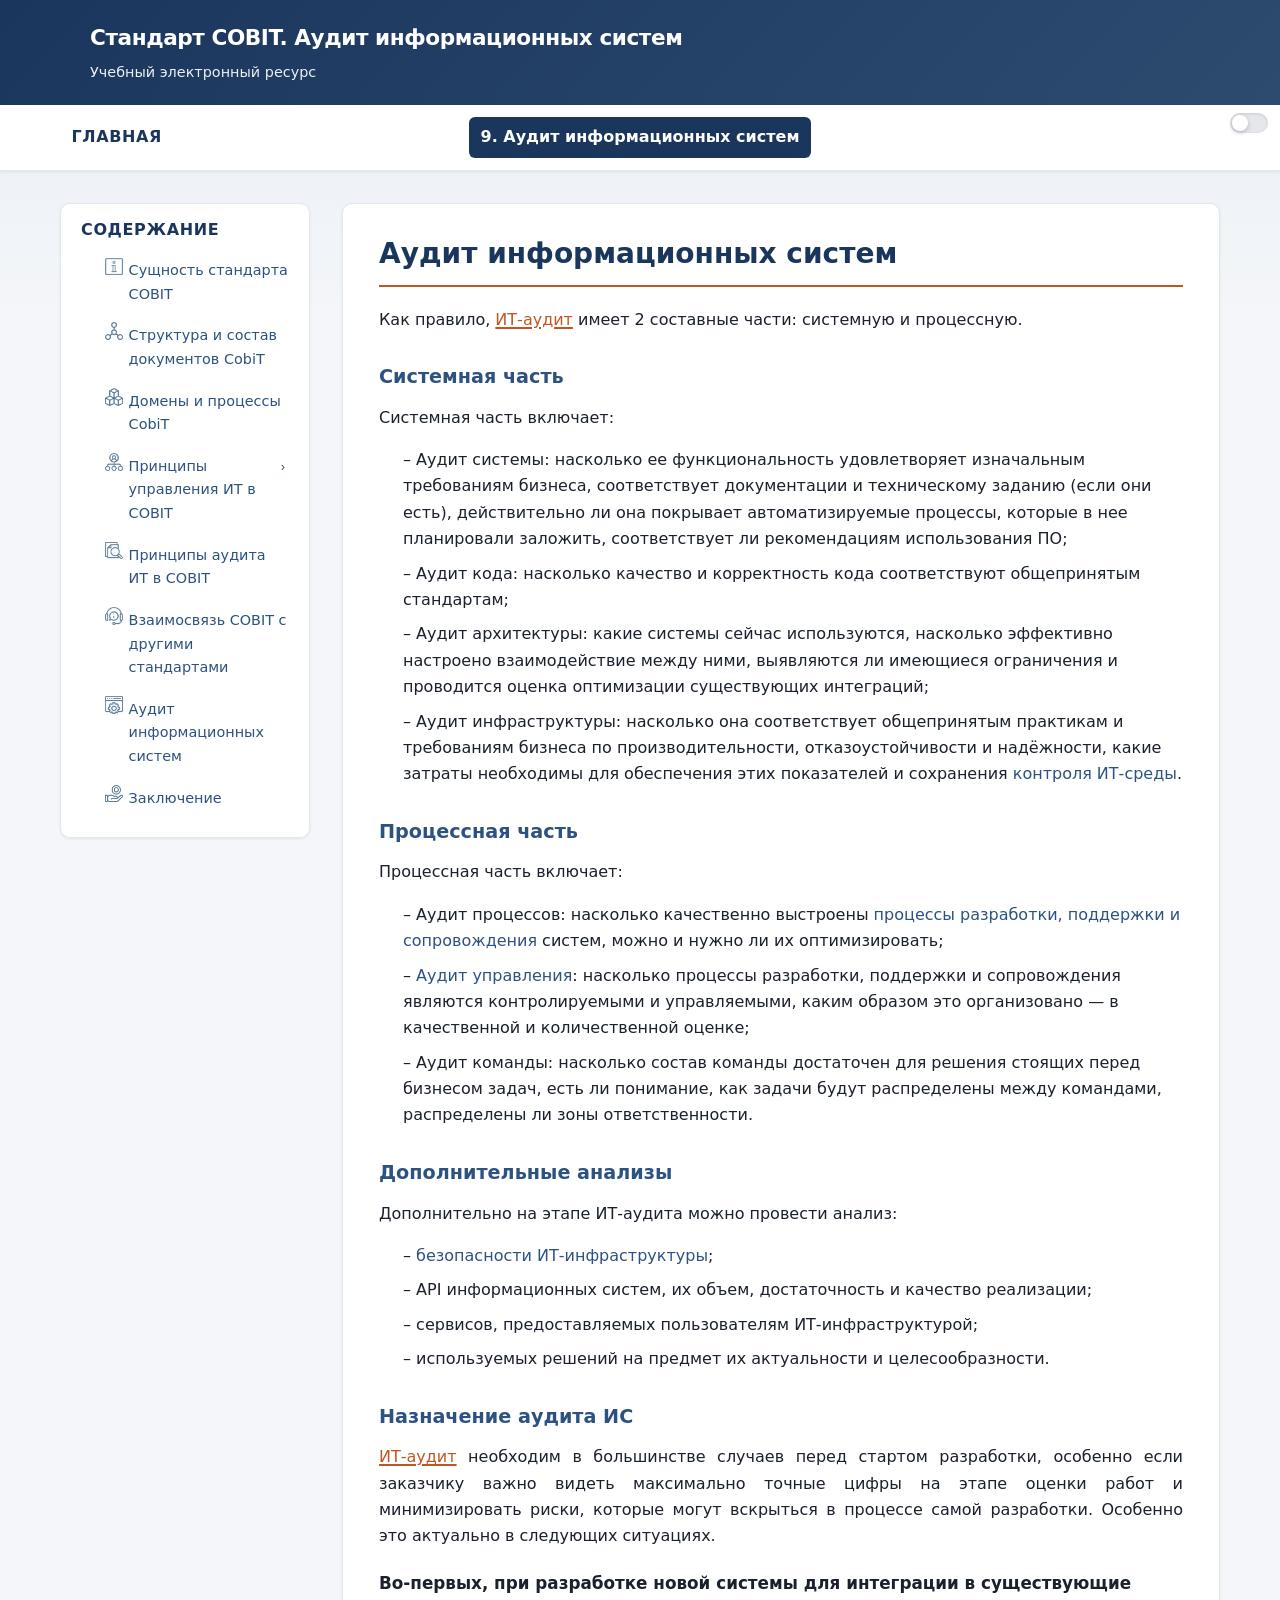
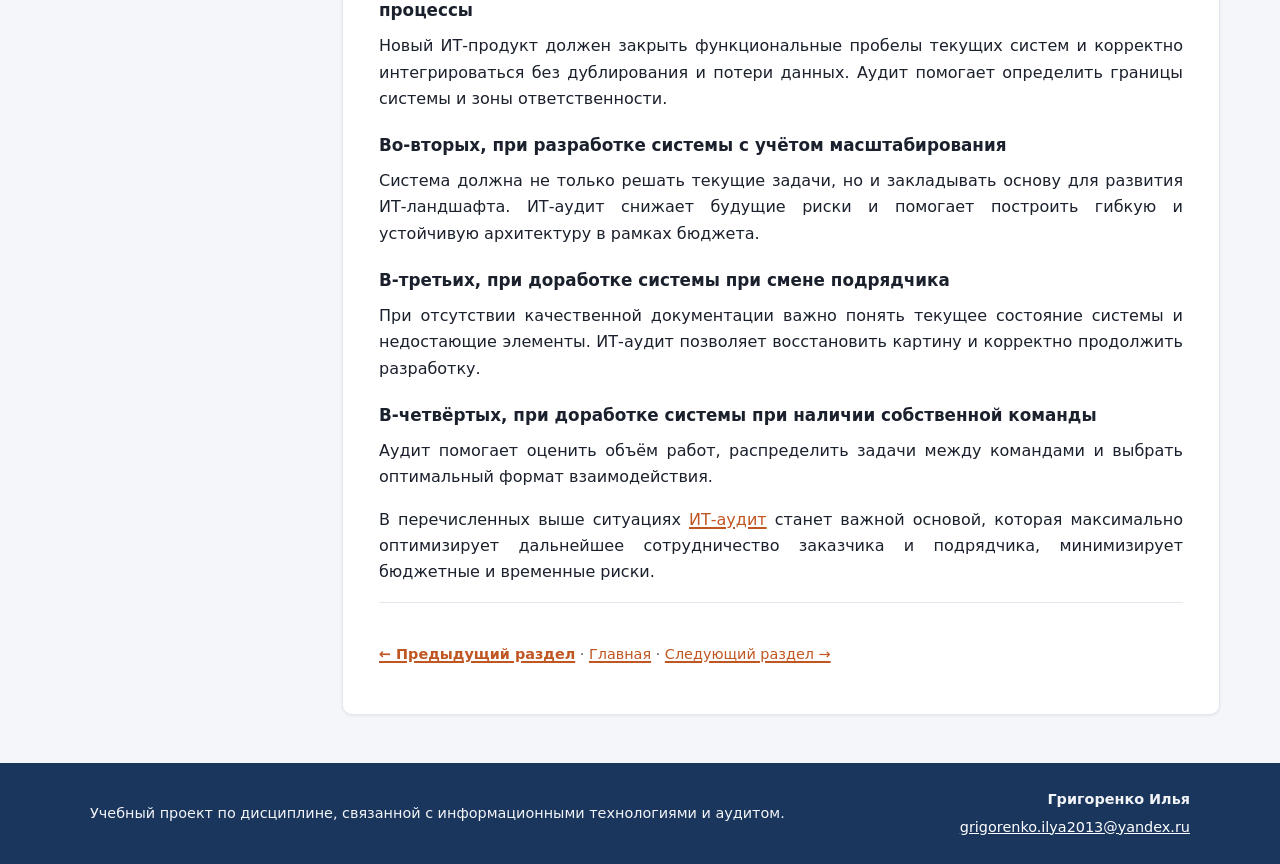
<file: page9.html>
<!DOCTYPE html>
<html lang="ru">
<head>
  <meta charset="utf-8">
  <meta name="viewport" content="width=device-width, initial-scale=1">
  <title>Аудит информационных систем</title>
  <meta name="description" content="Системная и процессная части ИТ-аудита, дополнительные анализы и назначение аудита ИС.">
  <link rel="stylesheet" href="style.css">
</head>
<body>
  <header class="site-header">
    <div class="site-header__inner">
      <h1 class="site-title">Стандарт COBIT. Аудит информационных систем</h1>
      <p class="site-subtitle">Учебный электронный ресурс</p>
    </div>
  </header>

  <nav class="nav-main" aria-label="Основная навигация">
    <ul class="nav-main__list">
      <li class="nav-home"><a href="index.html">Главная</a></li>
      <li><a href="page9.html" aria-current="page">9. Аудит информационных систем</a></li>
    </ul>
    <div class="theme-toggle-wrap">
      <button class="theme-toggle" type="button" role="switch" data-theme-toggle aria-checked="false" aria-label="Переключить тему">
        <span class="visually-hidden">Переключение темы</span>
      </button>
    </div>
  </nav>

  <main class="main-content">
    <aside class="sidebar" aria-label="Содержание">
      <nav class="toc" aria-label="Содержание разделов">
        <h2>Содержание</h2>
        <ol>
          <li><img src="images/1.png" alt=""> <a href="page1.html">Сущность стандарта COBIT</a></li>
          <li><img src="images/2.png" alt=""> <a href="page2.html">Структура и состав документов CobiT</a></li>
          <li><img src="images/3.png" alt=""> <a href="page3.html">Домены и процессы CobiT</a></li>
          <li class="toc-parent">
            <img src="images/4.png" alt="">
            <a href="page4.html">Принципы управления ИТ в COBIT</a>
            <button class="toc-toggle" aria-label="Развернуть подменю">›</button>
            <ol class="toc-submenu">
              <li><img src="images/5.png" alt=""> <a href="page5.html">Модели зрелости</a></li>
              <li><img src="images/6.png" alt=""> <a href="page6.html">Критические факторы успеха и ключевые показатели</a></li>
            </ol>
          </li>
          <li><img src="images/7.png" alt=""> <a href="page7.html">Принципы аудита ИТ в COBIT</a></li>
          <li><img src="images/8.png" alt=""> <a href="page8.html">Взаимосвязь COBIT с другими стандартами</a></li>
          <li><img src="images/9.png" alt=""> <a href="page9.html">Аудит информационных систем</a></li>
          <li><img src="images/10.png" alt=""> <a href="page10.html">Заключение</a></li>
        </ol>
      </nav>
    </aside>
    <article class="article-block">
      <h1>Аудит информационных систем</h1>
      <p>Как правило, <a href="page7.html">ИТ-аудит</a> имеет 2 составные части: системную и процессную.</p>
      <h2>Системная часть</h2>
      <p>Системная часть включает:</p>
      <ul>
        <li>– Аудит системы: насколько ее функциональность удовлетворяет изначальным требованиям бизнеса, соответствует документации и техническому заданию (если они есть), действительно ли она покрывает автоматизируемые процессы, которые в нее планировали заложить, соответствует ли рекомендациям использования ПО;</li>
        <li>– Аудит кода: насколько качество и корректность кода соответствуют общепринятым стандартам;</li>
        <li>– Аудит архитектуры: какие системы сейчас используются, насколько эффективно настроено взаимодействие между ними, выявляются ли имеющиеся ограничения и проводится оценка оптимизации существующих интеграций;</li>
        <li>– Аудит инфраструктуры: насколько она соответствует общепринятым практикам и требованиям бизнеса по производительности, отказоустойчивости и надёжности, какие затраты необходимы для обеспечения этих показателей и сохранения <a href="page7.html">контроля ИТ-среды</a>.</li>
      </ul>
      <h2>Процессная часть</h2>
      <p>Процессная часть включает:</p>
      <ul>
        <li>– Аудит процессов: насколько качественно выстроены <a href="page3.html">процессы разработки, поддержки и сопровождения</a> систем, можно и нужно ли их оптимизировать;</li>
        <li>– <a href="page4.html">Аудит управления</a>: насколько процессы разработки, поддержки и сопровождения являются контролируемыми и управляемыми, каким образом это организовано — в качественной и количественной оценке;</li>
        <li>– Аудит команды: насколько состав команды достаточен для решения стоящих перед бизнесом задач, есть ли понимание, как задачи будут распределены между командами, распределены ли зоны ответственности.</li>
      </ul>
      <h2>Дополнительные анализы</h2>
      <p>Дополнительно на этапе ИТ-аудита можно провести анализ:</p>
      <ul>
        <li>– <a href="page8.html">безопасности ИТ-инфраструктуры</a>;</li>
        <li>– API информационных систем, их объем, достаточность и качество реализации;</li>
        <li>– сервисов, предоставляемых пользователям ИТ-инфраструктурой;</li>
        <li>– используемых решений на предмет их актуальности и целесообразности.</li>
      </ul>
      <h2>Назначение аудита ИС</h2>
      <p><a href="page7.html">ИТ-аудит</a> необходим в большинстве случаев перед стартом разработки, особенно если заказчику важно видеть максимально точные цифры на этапе оценки работ и минимизировать риски, которые могут вскрыться в процессе самой разработки. Особенно это актуально в следующих ситуациях.</p>
      <h3>Во-первых, при разработке новой системы для интеграции в существующие процессы</h3>
      <p>Новый ИТ-продукт должен закрыть функциональные пробелы текущих систем и корректно интегрироваться без дублирования и потери данных. Аудит помогает определить границы системы и зоны ответственности.</p>
      <h3>Во-вторых, при разработке системы с учётом масштабирования</h3>
      <p>Система должна не только решать текущие задачи, но и закладывать основу для развития ИТ-ландшафта. ИТ-аудит снижает будущие риски и помогает построить гибкую и устойчивую архитектуру в рамках бюджета.</p>
      <h3>В-третьих, при доработке системы при смене подрядчика</h3>
      <p>При отсутствии качественной документации важно понять текущее состояние системы и недостающие элементы. ИТ-аудит позволяет восстановить картину и корректно продолжить разработку.</p>
      <h3>В-четвёртых, при доработке системы при наличии собственной команды</h3>
      <p>Аудит помогает оценить объём работ, распределить задачи между командами и выбрать оптимальный формат взаимодействия.</p>
      <p>В перечисленных выше ситуациях <a href="page7.html">ИТ-аудит</a> станет важной основой, которая максимально оптимизирует дальнейшее сотрудничество заказчика и подрядчика, минимизирует бюджетные и временные риски.</p>
      <p class="page-footer-note"><a class="back-link" href="page8.html">← Предыдущий раздел</a> · <a href="index.html">Главная</a> · <a href="page10.html">Следующий раздел →</a></p>
    </article>
  </main>
  <footer class="site-footer">
    <div class="site-footer__inner">
      <p>Учебный проект по дисциплине, связанной с информационными технологиями и аудитом.</p>
      <div class="author-badge">
        <strong>Григоренко Илья</strong>
        <a href="mailto:grigorenko.ilya2013@yandex.ru">grigorenko.ilya2013@yandex.ru</a>
      </div>
    </div>
  </footer>
  <script src="script.js"></script>
</body>
</html>
</file>
<file: style.css>
/* Учебный сайт: COBIT — общие стили */

*,
*::before,
*::after {
  box-sizing: border-box;
}

:root {
  --color-bg: #f4f6f9;
  --color-surface: #ffffff;
  --color-primary: #1a365d;
  --color-primary-light: #2c5282;
  --color-accent: #c05621;
  --color-accent-hover: #9c4221;
  --color-text: #1a202c;
  --color-text-muted: #4a5568;
  --color-border: #e2e8f0;
  --font-sans: "Segoe UI", system-ui, -apple-system, sans-serif;
  --shadow: 0 1px 3px rgba(0, 0, 0, 0.08);
  --shadow-lg: 0 10px 40px rgba(26, 54, 93, 0.12);
  --radius: 10px;
  --max-width: 900px;
}

body[data-theme="dark"] {
  --color-bg: #0f172a;
  --color-surface: #111827;
  --color-primary: #1d4ed8;
  --color-primary-light: #93c5fd;
  --color-accent: #f59e0b;
  --color-accent-hover: #fbbf24;
  --color-text: #e5e7eb;
  --color-text-muted: #cbd5e1;
  --color-border: #334155;
  --shadow: 0 1px 3px rgba(0, 0, 0, 0.35);
  --shadow-lg: 0 10px 40px rgba(0, 0, 0, 0.5);
}

html {
  font-size: 100%;
  scroll-behavior: smooth;
}

body {
  margin: 0;
  min-height: 100vh;
  font-family: var(--font-sans);
  font-size: 1rem;
  line-height: 1.65;
  font-variant-numeric: lining-nums;
  font-feature-settings: "lnum" 1;
  color: var(--color-text);
  background: var(--color-bg);
  background-image: linear-gradient(180deg, #e8eef5 0%, var(--color-bg) 320px);
}

a {
  color: var(--color-primary-light);
  text-decoration: none;
  transition: color 0.2s ease;
}

a:hover,
a:focus-visible {
  color: var(--color-accent);
  text-decoration: underline;
}

a:focus-visible {
  outline: 2px solid var(--color-accent);
  outline-offset: 2px;
}

.site-header {
  background: linear-gradient(135deg, var(--color-primary) 0%, #2d4a6f 100%);
  color: #fff;
  padding: 1.25rem 1.5rem;
  box-shadow: var(--shadow-lg);
}

.site-header__inner {
  max-width: 1100px;
  margin: 0 auto;
}

.site-title {
  margin: 0 0 0.35rem;
  font-size: 1.35rem;
  font-weight: 700;
  letter-spacing: -0.02em;
}

.site-subtitle {
  margin: 0;
  font-size: 0.9rem;
  opacity: 0.92;
  font-weight: 400;
}

.nav-main {
  background: var(--color-surface);
  border-bottom: 1px solid var(--color-border);
  padding: 0.75rem 1rem;
  position: sticky;
  top: 0;
  z-index: 100;
  box-shadow: var(--shadow);
}

.theme-toggle-wrap {
  position: absolute;
  top: 0.5rem;
  right: 0.75rem;
  margin: 0;
  z-index: 101;
}

.theme-toggle {
  position: relative;
  width: 38px;
  height: 20px;
  border: none;
  background: #e5e7eb;
  border-radius: 999px;
  box-shadow: inset 0 1px 3px rgba(15, 23, 42, 0.12);
  padding: 0;
  cursor: pointer;
  transition: background-color 0.25s ease, box-shadow 0.25s ease;
}

.theme-toggle::after {
  content: "";
  position: absolute;
  top: 2px;
  left: 2px;
  width: 16px;
  height: 16px;
  border-radius: 50%;
  background: #ffffff;
  box-shadow: 0 2px 4px rgba(15, 23, 42, 0.22);
  transition: transform 0.25s ease;
}

.theme-toggle[aria-checked="true"] {
  background: #3b5bdb;
  box-shadow: inset 0 1px 4px rgba(30, 64, 175, 0.35);
}

.theme-toggle:hover,
.theme-toggle:focus-visible {
  box-shadow: inset 0 2px 4px rgba(15, 23, 42, 0.18), 0 0 0 2px rgba(59, 91, 219, 0.18);
}

.theme-toggle[aria-checked="true"]::after {
  transform: translateX(18px);
}

.theme-toggle:focus-visible {
  outline: none;
}

.visually-hidden {
  position: absolute;
  width: 1px;
  height: 1px;
  padding: 0;
  margin: -1px;
  overflow: hidden;
  clip: rect(0, 0, 0, 0);
  white-space: nowrap;
  border: 0;
}

.nav-main__list {
  max-width: 1100px;
  margin: 0 auto;
  padding: 0;
  list-style: none;
  display: flex;
  flex-wrap: wrap;
  gap: 0.35rem 0.75rem;
  align-items: center;
  justify-content: center;
  position: relative;
}

.nav-main__list--single {
  min-height: calc(1em * 1.65 + 0.8rem + 2px);
}

.nav-main__list li {
  margin: 0;
}

.nav-main__list .nav-home {
  position: absolute;
  left: calc((100% - 1200px) / 2 + 1.25rem);
}

.nav-main__list .nav-home a {
  font-size: 1rem;
  font-weight: 700;
  text-transform: uppercase;
  letter-spacing: 0.04em;
}

.nav-main__list a {
  display: inline-block;
  padding: 0.4rem 0.65rem;
  border-radius: 6px;
  font-size: 1rem;
  color: var(--color-primary);
  text-decoration: none;
  border: 1px solid transparent;
}

.nav-main__list > li > a[data-dropdown] {
  position: relative;
  padding-right: 1.5rem;
}

.nav-main__list > li > a[data-dropdown]::after {
  content: "›";
  position: absolute;
  right: 0.3rem;
  font-size: 0.9rem;
  font-weight: 400;
  line-height: 1;
  display: inline-block;
  transform: rotate(90deg);
}



.nav-main__submenu {
  display: none;
  position: absolute;
  top: 100%;
  left: 0;
  background: var(--color-surface);
  border: 1px solid var(--color-border);
  border-top: none;
  border-radius: 0 0 6px 6px;
  padding: 0.5rem 0;
  min-width: 220px;
  list-style: none;
  margin: 0;
  box-shadow: 0 4px 6px rgba(0, 0, 0, 0.1);
  z-index: 110;
}

.nav-main__list > li {
  position: relative;
}

.nav-main__list > li:hover .nav-main__submenu {
  display: block;
}

.nav-main__submenu li {
  margin: 0;
}

.nav-main__submenu a {
  display: block;
  padding: 0.4rem 1rem;
  font-size: 0.8rem;
  color: var(--color-primary);
}

.nav-main__list a:hover,
.nav-main__list a:focus-visible {
  background: #edf2f7;
  text-decoration: none;
}

.nav-main__list a[aria-current="page"] {
  background: var(--color-primary);
  color: #fff;
  font-weight: 600;
}

.nav-main__list a[aria-current="page"]:hover {
  background: var(--color-primary-light);
  color: #fff;
}

.main-content {
  max-width: 1200px;
  margin: 0 auto;
  padding: 2rem 1.25rem 3rem;
  display: grid;
  grid-template-columns: 250px 1fr;
  gap: 2rem;
  align-items: start;
}

.article-block {
  background: var(--color-surface);
  border-radius: var(--radius);
  padding: 2rem 2.25rem;
  box-shadow: var(--shadow);
  border: 1px solid var(--color-border);
}

.article-block h1 {
  margin: 0 0 1.25rem;
  font-size: 1.75rem;
  color: var(--color-primary);
  line-height: 1.3;
  border-bottom: 2px solid var(--color-accent);
  padding-bottom: 0.75rem;
}

body[data-theme="dark"] .article-block h1 {
  color: var(--color-primary-light);
}

body[data-theme="dark"] .toc h2,
body[data-theme="dark"] .nav-main__list .nav-home a {
  color: var(--color-primary-light);
}

.article-block h2 {
  margin: 1.75rem 0 0.75rem;
  font-size: 1.2rem;
  color: var(--color-primary-light);
}

.article-block h3 {
  margin: 1.25rem 0 0.5rem;
  font-size: 1.05rem;
  color: var(--color-text);
}

.article-block p {
  margin: 0 0 1rem;
  text-align: justify;
  hyphens: auto;
}

.article-block p a {
  color: var(--color-accent);
  text-decoration: underline;
  text-decoration-thickness: 2px;
  text-underline-offset: 2px;
}

.article-block p a:hover,
.article-block p a:focus-visible {
  color: var(--color-accent);
}

.article-block ul,
.article-block ol {
  margin: 0 0 1rem;
  padding-left: 1.5rem;
  list-style: none;
}

.article-block li {
  margin-bottom: 0.5rem;
}

.article-block figure {
  margin: 1.25rem 0;
  text-align: center;
}

.article-block figure img {
  display: block;
  max-width: 100%;
  height: auto;
  margin: 0 auto;
  border-radius: var(--radius);
  border: 1px solid var(--color-border);
}

.article-block figcaption {
  margin-top: 0.65rem;
  font-size: 0.95rem;
  color: var(--color-text-muted);
  font-style: italic;
  text-align: center;
}

.article-block ol.book-list {
  padding-left: 1.5rem;
}

.article-block ol.book-list > li {
  margin-bottom: 1rem;
  text-align: justify;
}

.meta-card {
  background: #edf2f7;
  border-left: 4px solid var(--color-primary);
  padding: 1rem 1.25rem;
  margin-bottom: 1.75rem;
  border-radius: 0 var(--radius) var(--radius) 0;
}

body[data-theme="dark"] .meta-card {
  background: #0f172a;
  border-left-color: var(--color-primary-light);
  border: 1px solid var(--color-border);
}

.meta-card dl {
  margin: 0;
  display: grid;
  gap: 0.5rem;
}

.meta-card dt {
  font-weight: 700;
  color: var(--color-primary);
  font-size: 0.85rem;
  text-transform: uppercase;
  letter-spacing: 0.04em;
}

body[data-theme="dark"] .meta-card dt {
  color: var(--color-primary-light);
}

.meta-card dd {
  margin: 0 0 0.75rem;
}

body[data-theme="dark"] .meta-card dd {
  color: var(--color-text);
}

.meta-card dd:last-child {
  margin-bottom: 0;
}

.abstract {
  font-style: italic;
  color: var(--color-text-muted);
  border-top: 1px solid var(--color-border);
  border-bottom: 1px solid var(--color-border);
  padding: 1.25rem 0;
  margin: 1.5rem 0;
}

.sidebar {
  position: sticky;
  top: 100px;
}

.sidebar .home-link {
  display: inline-block;
  margin: 0 0 0.75rem;
  font-weight: 700;
  color: var(--color-primary);
  font-size: 1rem;
  text-transform: uppercase;
  letter-spacing: 0.04em;
  text-decoration: none;
}

.sidebar .home-link:hover,
.sidebar .home-link:focus {
  color: var(--color-accent);
  text-decoration: underline;
}

.toc {
  position: relative;
  background: var(--color-surface);
  border-radius: var(--radius);
  padding: 0.8rem 1.25rem;
  box-shadow: var(--shadow);
  border: 1px solid var(--color-border);
}

.sidebar .home-link {
  position: absolute;
  top: -2rem;
  left: 1.25rem;
  background: var(--color-surface);
  border: 1px solid var(--color-border);
  border-radius: 0.35rem;
  padding: 0.1rem 0.45rem;
  z-index: 2;
  display: inline-block;
  margin: 0 0 0.45rem;
  font-weight: 700;
  color: var(--color-primary);
  font-size: 1rem;
  text-transform: uppercase;
  letter-spacing: 0.04em;
  text-decoration: none;
}

.toc h2 {
  margin: 0 0 0.75rem;
  font-size: 1rem;
  color: var(--color-primary);
  text-transform: uppercase;
  font-weight: 700;
  letter-spacing: 0.04em;
}

.toc ol {
  margin: 0;
  padding-left: 1.5rem;
  list-style: none;
}

.toc li {
  margin-bottom: 0.6rem;
  font-size: 0.9rem;
  display: flex;
  align-items: baseline;
  gap: 0.35rem;
}

.toc img {
  width: 18px;
  height: 18px;
  flex-shrink: 0;
  object-fit: contain;
}

.toc-parent {
  display: flex;
  align-items: baseline;
  gap: 0.35rem;
  position: relative;
}

.toc-toggle {
  background: none;
  border: none;
  padding: 0 0.25rem;
  cursor: pointer;
  color: var(--color-primary-light);
  font-size: 0.8rem;
  opacity: 1;
  transition: transform 0.2s ease;
  flex-shrink: 0;
  margin-left: auto;
}

.toc-parent:hover .toc-toggle {
  opacity: 1;
  transform: rotate(90deg);
}

.toc-submenu {
  display: none;
  list-style: none;
  padding-left: 0;
  margin: 0;
  position: absolute;
  top: 100%;
  left: 0;
  background: var(--color-surface);
  border: 1px solid var(--color-border);
  border-radius: var(--radius);
  min-width: 250px;
  box-shadow: 0 4px 6px rgba(0, 0, 0, 0.1);
  z-index: 100;
  padding: 0.5rem 0;
}

.toc-parent:hover .toc-submenu {
  display: block;
}

.toc-submenu li {
  margin-bottom: 0;
  padding: 0.25rem 1rem;
}

.toc-submenu li a {
  display: block;
}

.toc a {
  color: var(--color-primary-light);
  text-decoration: none;
  display: block;
  padding: 0.25rem 0;
}

.toc a:hover {
  color: var(--color-accent);
  text-decoration: underline;
}

.resources ul {
  list-style: disc;
}

.site-footer {
  margin-top: auto;
  padding: 1.5rem 1.25rem;
  background: var(--color-primary);
  color: rgba(255, 255, 255, 0.95);
  font-size: 0.9rem;
}

.site-footer__inner {
  max-width: 1100px;
  margin: 0 auto;
  display: flex;
  flex-wrap: wrap;
  justify-content: space-between;
  align-items: center;
  gap: 1rem;
}

.site-footer a {
  color: #fff;
  text-decoration: underline;
}

.site-footer a:hover {
  color: #fed7aa;
}

.author-badge {
  text-align: right;
}

.author-badge strong {
  display: block;
  margin-bottom: 0.25rem;
}

.page-footer-note {
  margin-top: 2rem;
  padding-top: 1rem;
  border-top: 1px solid var(--color-border);
  font-size: 0.9rem;
  color: var(--color-text-muted);
}

.back-link {
  display: inline-block;
  margin-top: 1.5rem;
  font-weight: 600;
  color: var(--color-accent);
}

.back-link:hover {
  color: var(--color-accent-hover);
}

@media (max-width: 1024px) {
  .main-content {
    grid-template-columns: 220px 1fr;
    gap: 1.5rem;
  }
}

@media (max-width: 768px) {
  .main-content {
    grid-template-columns: 1fr;
    gap: 1.5rem;
  }

  .sidebar {
    position: static;
    order: -1;
  }
}

@media (max-width: 640px) {
  .article-block {
    padding: 1.5rem 1.15rem;
  }

  .article-block h1 {
    font-size: 1.4rem;
  }

  .nav-main__list {
    justify-content: flex-start;
  }
}
</file>
